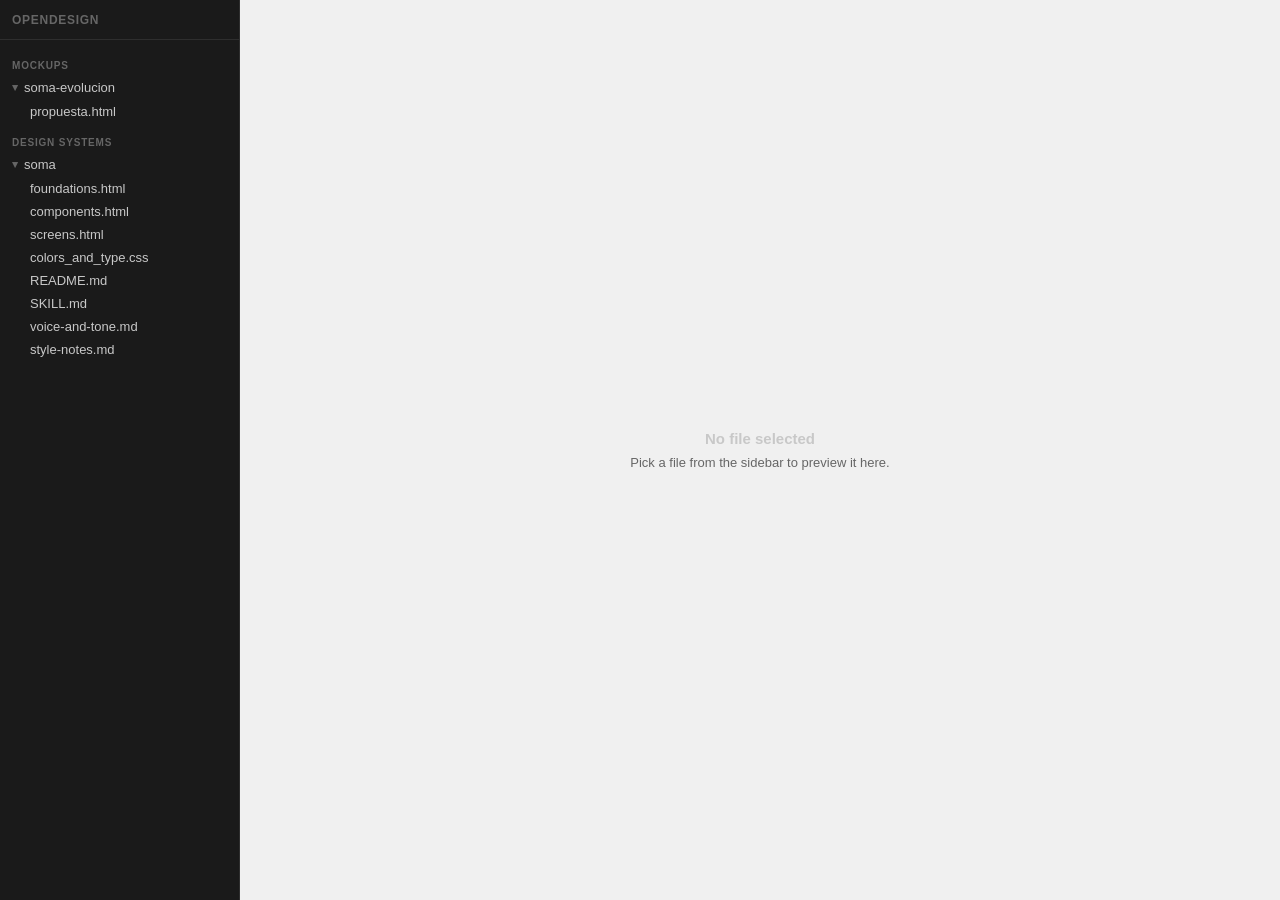
<file: opendesign/index.html>
<!DOCTYPE html>
<html lang="en">
<head>
  <meta charset="UTF-8" />
  <meta name="viewport" content="width=device-width, initial-scale=1.0" />
  <title>OpenDesign Viewer</title>
  <style>
    *, *::before, *::after { box-sizing: border-box; margin: 0; padding: 0; }

    :root {
      --sidebar-width: 240px;
      --sidebar-bg: #1a1a1a;
      --sidebar-text: #c8c8c8;
      --sidebar-muted: #666;
      --sidebar-hover: #2a2a2a;
      --sidebar-active-bg: #2d2d2d;
      --sidebar-active-text: #fff;
      --accent: #4a9eff;
      --border: #2e2e2e;
      --preview-bg: #f0f0f0;
      --header-height: 40px;
      --preview-bar-bg: #242424;
    }

    html, body {
      height: 100%;
      font-family: -apple-system, BlinkMacSystemFont, "Segoe UI", sans-serif;
      font-size: 13px;
      background: var(--sidebar-bg);
      color: var(--sidebar-text);
    }

    .layout {
      display: flex;
      height: 100vh;
    }

    /* ── Sidebar ── */
    .sidebar {
      width: var(--sidebar-width);
      flex-shrink: 0;
      display: flex;
      flex-direction: column;
      border-right: 1px solid var(--border);
      overflow-y: auto;
    }

    .sidebar-header {
      height: var(--header-height);
      display: flex;
      align-items: center;
      padding: 0 12px;
      border-bottom: 1px solid var(--border);
      font-weight: 600;
      font-size: 12px;
      letter-spacing: 0.06em;
      text-transform: uppercase;
      color: var(--sidebar-muted);
      flex-shrink: 0;
    }

    .sidebar-content {
      flex: 1;
      overflow-y: auto;
      padding: 8px 0;
    }

    /* Section label (Mockups / Design Systems) */
    .section-label {
      padding: 12px 12px 4px;
      font-size: 10px;
      font-weight: 700;
      letter-spacing: 0.08em;
      text-transform: uppercase;
      color: var(--sidebar-muted);
    }

    /* Group = collapsible folder */
    details.group {
      margin-bottom: 2px;
    }

    details.group > summary {
      display: flex;
      align-items: center;
      gap: 6px;
      padding: 5px 12px;
      cursor: pointer;
      list-style: none;
      color: var(--sidebar-text);
      font-weight: 500;
      user-select: none;
    }

    details.group > summary::-webkit-details-marker { display: none; }

    details.group > summary:hover {
      background: var(--sidebar-hover);
    }

    details.group > summary::before {
      content: "▶";
      font-size: 8px;
      color: var(--sidebar-muted);
      transition: transform 0.15s;
      flex-shrink: 0;
    }

    details.group[open] > summary::before {
      transform: rotate(90deg);
    }

    /* File item */
    .file-item {
      display: block;
      padding: 4px 12px 4px 28px;
      color: var(--sidebar-text);
      text-decoration: none;
      white-space: nowrap;
      overflow: hidden;
      text-overflow: ellipsis;
      cursor: pointer;
      border-left: 2px solid transparent;
    }

    .file-item:hover {
      background: var(--sidebar-hover);
    }

    .file-item.active {
      background: var(--sidebar-active-bg);
      color: var(--sidebar-active-text);
      border-left-color: var(--accent);
    }

    /* ── Preview ── */
    .preview {
      flex: 1;
      display: flex;
      flex-direction: column;
      background: var(--preview-bg);
    }

    .preview-bar {
      height: var(--header-height);
      background: var(--preview-bar-bg);
      border-bottom: 1px solid var(--border);
      display: flex;
      align-items: center;
      padding: 0 12px;
      gap: 8px;
      flex-shrink: 0;
    }

    .preview-bar-path {
      font-size: 12px;
      color: var(--sidebar-muted);
      white-space: nowrap;
      overflow: hidden;
      text-overflow: ellipsis;
    }

    .preview-bar-open {
      margin-left: auto;
      flex-shrink: 0;
      font-size: 11px;
      color: var(--accent);
      text-decoration: none;
      padding: 3px 8px;
      border: 1px solid var(--accent);
      border-radius: 3px;
    }

    .preview-bar-open:hover { background: rgba(74,158,255,0.1); }

    iframe#preview {
      flex: 1;
      border: none;
      background: #fff;
    }

    /* Empty state */
    .empty-state {
      flex: 1;
      display: flex;
      flex-direction: column;
      align-items: center;
      justify-content: center;
      color: var(--sidebar-muted);
      gap: 8px;
      text-align: center;
      padding: 24px;
    }

    .empty-state strong {
      font-size: 15px;
      color: var(--sidebar-text);
    }

    .empty-state code {
      font-family: "JetBrains Mono", "Fira Code", monospace;
      font-size: 12px;
      background: #222;
      padding: 2px 6px;
      border-radius: 3px;
    }

    .sidebar-empty {
      padding: 16px 12px;
      color: var(--sidebar-muted);
      font-size: 12px;
      line-height: 1.5;
    }
  </style>
</head>
<body>
  <div class="layout">
    <nav class="sidebar">
      <div class="sidebar-header">OpenDesign</div>
      <div class="sidebar-content" id="sidebar-content">
        <div class="sidebar-empty">Loading…</div>
      </div>
    </nav>

    <main class="preview" id="preview-pane">
      <div class="preview-bar" id="preview-bar" style="display:none">
        <span class="preview-bar-path" id="preview-path"></span>
        <a class="preview-bar-open" id="preview-open" href="#" target="_blank">Open ↗</a>
      </div>
      <iframe id="preview" title="Preview" style="display:none"></iframe>
      <div class="empty-state" id="empty-state">
        <strong>No file selected</strong>
        <span>Pick a file from the sidebar to preview it here.</span>
      </div>
    </main>
  </div>

  <script>
    const sidebar = document.getElementById('sidebar-content');
    const previewFrame = document.getElementById('preview');
    const previewBar = document.getElementById('preview-bar');
    const previewPath = document.getElementById('preview-path');
    const previewOpen = document.getElementById('preview-open');
    const emptyState = document.getElementById('empty-state');

    let activeItem = null;

    function loadFile(path, label, el) {
      if (activeItem) activeItem.classList.remove('active');
      activeItem = el;
      el.classList.add('active');

      previewFrame.src = path;
      previewPath.textContent = path;
      previewOpen.href = path;
      previewBar.style.display = 'flex';
      emptyState.style.display = 'none';
      previewFrame.style.display = 'block';
    }

    function esc(s) {
      return String(s)
        .replace(/&/g, '&amp;')
        .replace(/</g, '&lt;')
        .replace(/>/g, '&gt;')
        .replace(/"/g, '&quot;');
    }

    function renderSidebar(manifest) {
      const sections = manifest.sections || [];
      if (sections.length === 0 || sections.every(s => (s.groups || []).length === 0)) {
        sidebar.innerHTML = '<div class="sidebar-empty">No mockups yet.<br>Run the <code>opendesign</code> skill to create one.</div>';
        return;
      }

      let html = '';
      for (const section of sections) {
        const groups = section.groups || [];
        if (groups.length === 0) continue;

        html += `<div class="section-label">${esc(section.label)}</div>`;

        for (const group of groups) {
          const files = group.files || [];
          if (files.length === 0) continue;

          html += `<details class="group" open><summary>${esc(group.slug)}</summary>`;
          for (const file of files) {
            // Use data attributes; attach listeners after inserting
            html += `<span class="file-item" tabindex="0" data-path="${esc(file.path)}" data-label="${esc(file.label)}">${esc(file.label)}</span>`;
          }
          html += `</details>`;
        }
      }

      sidebar.innerHTML = html;

      // Attach click and keyboard listeners
      sidebar.querySelectorAll('.file-item').forEach(el => {
        el.addEventListener('click', () => loadFile(el.dataset.path, el.dataset.label, el));
        el.addEventListener('keydown', e => {
          if (e.key === 'Enter' || e.key === ' ') {
            e.preventDefault();
            loadFile(el.dataset.path, el.dataset.label, el);
          }
        });
      });
    }

    async function init() {
      try {
        const res = await fetch('./manifest.json', { cache: 'no-store' });
        if (!res.ok) throw new Error('not found');
        const manifest = await res.json();
        renderSidebar(manifest);
      } catch (err) {
        console.warn('[OpenDesign viewer] Failed to load manifest:', err);
        sidebar.innerHTML = '<div class="sidebar-empty">No mockups yet.<br>Run the <code>opendesign</code> skill to create one.</div>';
      }
    }

    init();
  </script>
</body>
</html>
</file>
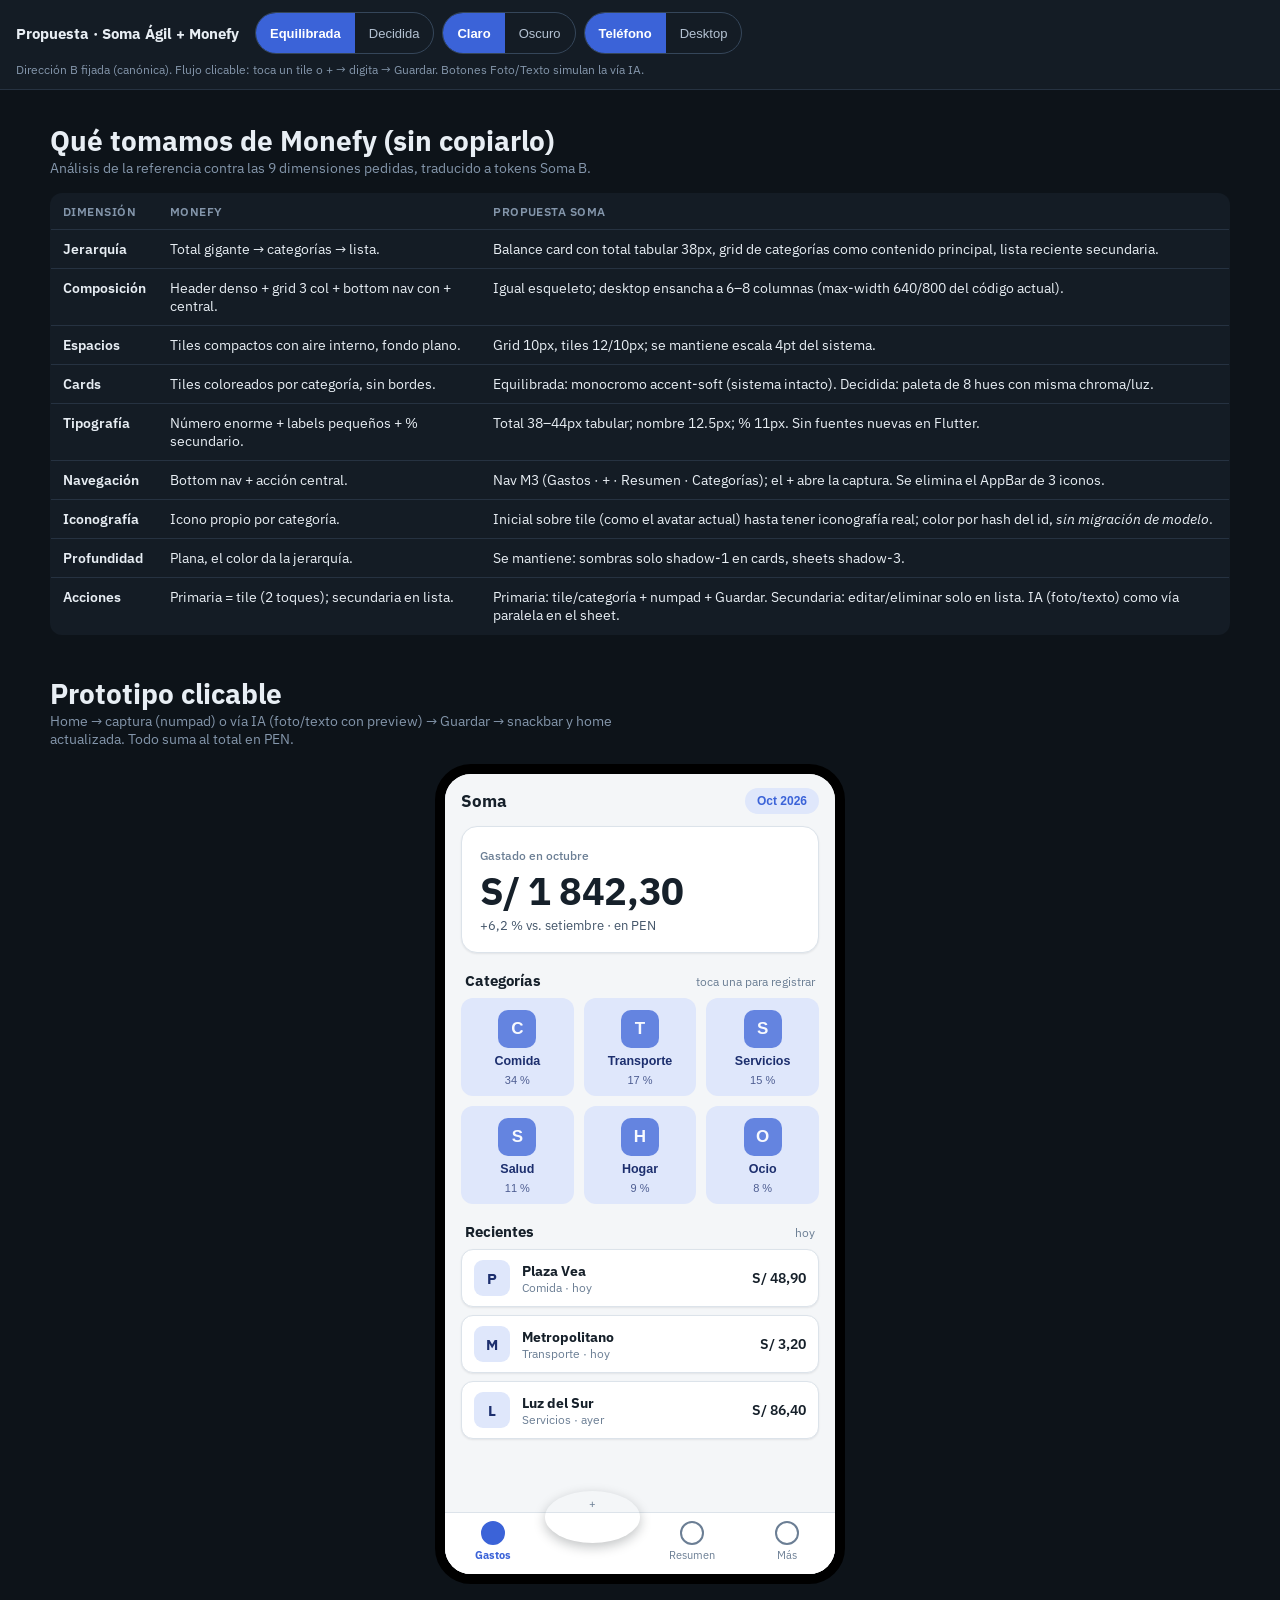
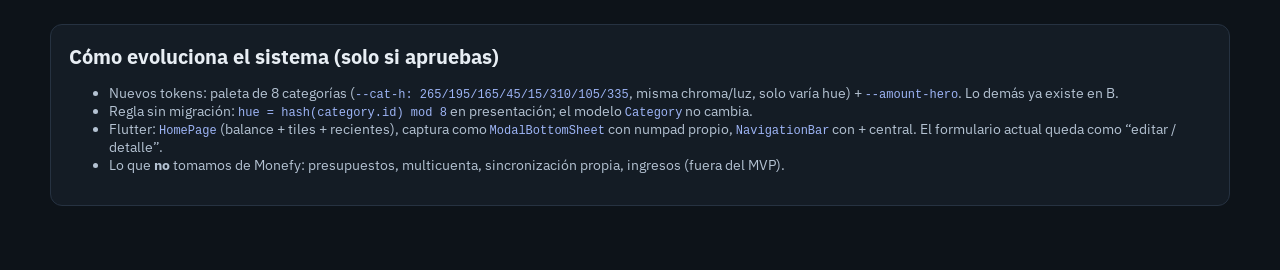
<file: opendesign/mockups/soma-evolucion/propuesta.html>
<!DOCTYPE html>
<html lang="es" data-tema="claro" data-variante="equilibrada" data-vista="telefono">
<head>
  <meta charset="UTF-8" />
  <meta name="viewport" content="width=device-width, initial-scale=1.0" />
  <title>Soma · Propuesta de evolución (ref. Monefy)</title>
  <link rel="stylesheet" href="../../design-systems/soma/tokens/colors_and_type.css" />
  <link rel="preconnect" href="https://fonts.googleapis.com" />
  <link rel="preconnect" href="https://fonts.gstatic.com" crossorigin="1" />
  <link href="https://fonts.googleapis.com/css2?family=IBM+Plex+Sans:wght@400;500;600;700&display=swap" rel="stylesheet" />
  <style>
    /* La propuesta fija Dirección B (canónica): solo se alterna el tema. */
    :root[data-tema="claro"] { color-scheme: light; }
    :root[data-tema="oscuro"] { color-scheme: dark; }
    html { background: #0d1319; }
    body { margin: 0; font-family: "IBM Plex Sans", system-ui, sans-serif; color: #e8eef4; }
    .bar { position: sticky; top: 0; z-index: 20; display: flex; flex-wrap: wrap; gap: 8px; align-items: center; padding: 12px 16px; background: #141c25; border-bottom: 1px solid #263241; }
    .bar strong { font-size: 15px; margin-right: 8px; }
    .bar .note { font-size: 12px; color: #8496ab; width: 100%; }
    .seg { display: flex; border: 1px solid #35465a; border-radius: 999px; overflow: hidden; }
    .seg button { font-size: 13px; padding: 8px 14px; border: 0; background: transparent; color: #b4c2d2; cursor: pointer; min-height: 40px; }
    .seg button[aria-pressed="true"] { background: #3b63d8; color: #fff; font-weight: 600; }
    main { max-width: 1180px; margin: 0 auto; padding: 32px 16px 64px; display: grid; gap: 40px; }
    h1 { font-size: 28px; margin: 0; }
    h2 { font-size: 20px; margin: 0 0 4px; }
    .sub { color: #8496ab; margin: 0 0 16px; max-width: 76ch; font-size: 14px; }
    table.an { width: 100%; border-collapse: collapse; font-size: 13.5px; background: #141c25; border: 1px solid #263241; border-radius: 12px; overflow: hidden; }
    table.an th, table.an td { text-align: left; padding: 10px 12px; border-bottom: 1px solid #263241; vertical-align: top; }
    table.an th { color: #8496ab; font-weight: 600; font-size: 12px; text-transform: uppercase; letter-spacing: 0.04em; }
    table.an tr:last-child td { border-bottom: 0; }
    table.an td:first-child { white-space: nowrap; font-weight: 600; }

    /* ===== Escenario: el marco simula el teléfono / desktop ===== */
    .stage { display: flex; justify-content: center; }
    .device { width: 390px; height: 800px; border-radius: 36px; border: 10px solid #000; overflow: hidden; position: relative; background: var(--s-bg); transition: width 250ms cubic-bezier(0.2,0,0,1); }
    :root[data-vista="desktop"] .device { width: 760px; }
    .screen { position: absolute; inset: 0; overflow-y: auto; background: var(--s-bg); color: var(--s-fg); font-size: 15px; }
    .screen[hidden] { display: none; }

    /* ===== Tokens de la propuesta (mapean Soma B; el marco los alterna) ===== */
    :root[data-tema="claro"] .device {
      --s-bg: #f4f6f8; --s-card: #ffffff; --s-sunk: #e9edf1;
      --s-fg: #16202a; --s-fg2: #44566a; --s-fg3: #6b7e94;
      --s-line: #dce3ea; --s-accent: #3b63d8; --s-on-ac: #ffffff;
      --s-soft: #dfe7fb; --s-ink: #1d2f6e; --s-danger: #b3261e;
      --s-shadow: 0 1px 2px rgb(13 19 25 / 0.08);
      --cat-bg-l: 0.93; --cat-bg-c: 0.045; --cat-fg-l: 0.52; --cat-fg-c: 0.14;
    }
    :root[data-tema="oscuro"] .device {
      --s-bg: #0d1319; --s-card: #141c25; --s-sunk: #1c2632;
      --s-fg: #e8eef4; --s-fg2: #b4c2d2; --s-fg3: #8496ab;
      --s-line: #263241; --s-accent: #9db4f5; --s-on-ac: #131f4d;
      --s-soft: #1e2c5c; --s-ink: #cfdbfa; --s-danger: #f2b8b5;
      --s-shadow: 0 1px 2px rgb(0 0 0 / 0.4);
      --cat-bg-l: 0.27; --cat-bg-c: 0.07; --cat-fg-l: 0.8; --cat-fg-c: 0.12;
    }
    .c0 { --cat-h: 265; } .c1 { --cat-h: 195; } .c2 { --cat-h: 165; }
    .c3 { --cat-h: 45; } .c4 { --cat-h: 15; } .c5 { --cat-h: 310; }
    .c6 { --cat-h: 105; } .c7 { --cat-h: 335; }

    /* ===== Home ===== */
    .appbar { display: flex; align-items: center; justify-content: space-between; padding: 14px 16px 4px; }
    .appbar b { font-size: 17px; }
    .appbar .mes { font-size: 12px; font-weight: 600; color: var(--s-accent); background: var(--s-soft); padding: 6px 12px; border-radius: 999px; border: 0; cursor: pointer; }
    .balance { margin: 8px 16px 0; background: var(--s-card); border: 1px solid var(--s-line); border-radius: 16px; padding: 18px; box-shadow: var(--s-shadow); }
    .balance small { font-size: 12px; color: var(--s-fg3); font-weight: 500; }
    .balance .total { font-size: 38px; font-weight: 700; letter-spacing: -0.01em; font-variant-numeric: tabular-nums; margin: 2px 0; }
    .balance .delta { font-size: 13px; color: var(--s-fg2); }
    .sec-t { display: flex; justify-content: space-between; align-items: baseline; padding: 18px 20px 8px; }
    .sec-t b { font-size: 15px; }
    .sec-t span { font-size: 12px; color: var(--s-fg3); }
    .tiles { display: grid; grid-template-columns: repeat(3, 1fr); gap: 10px; padding: 0 16px; }
    :root[data-vista="desktop"] .tiles { grid-template-columns: repeat(6, 1fr); }
    .tile { border: 0; cursor: pointer; background: var(--s-soft); color: var(--s-ink); border-radius: 12px; padding: 12px 8px 10px; display: grid; gap: 6px; justify-items: center; min-height: 44px; }
    .tile .g { width: 38px; height: 38px; border-radius: 10px; background: var(--s-accent); color: var(--s-on-ac); display: grid; place-items: center; font-weight: 700; font-size: 17px; }
    .tile b { font-size: 12.5px; }
    .tile span { font-size: 11px; opacity: 0.75; font-variant-numeric: tabular-nums; }
    .recent { display: grid; gap: 8px; padding: 0 16px; }
    .ritem { display: flex; gap: 12px; align-items: center; background: var(--s-card); border: 1px solid var(--s-line); border-radius: 12px; padding: 10px 12px; box-shadow: var(--s-shadow); }
    .ritem .g { width: 36px; height: 36px; border-radius: 9px; background: var(--s-soft); color: var(--s-ink); display: grid; place-items: center; font-weight: 700; flex: none; }
    .ritem .m { flex: 1; display: grid; }
    .ritem .m b { font-size: 14px; }
    .ritem .m span { font-size: 12px; color: var(--s-fg3); }
    .ritem .v { font-weight: 600; font-variant-numeric: tabular-nums; font-size: 14px; }
    .navbar { position: sticky; bottom: 0; display: flex; background: var(--s-card); border-top: 1px solid var(--s-line); }
    .navbar button { flex: 1; border: 0; background: transparent; color: var(--s-fg3); font-size: 11px; padding: 8px 0 12px; cursor: pointer; display: grid; justify-items: center; gap: 3px; font-family: inherit; }
    .navbar button.on { color: var(--s-accent); font-weight: 700; }
    .navbar .dot { width: 20px; height: 20px; border-radius: 50%; border: 2px solid currentColor; }
    .navbar button.on .dot { background: currentColor; }
    .fabmid { width: 52px; height: 52px; border-radius: 50%; background: var(--s-accent); color: var(--s-on-ac); border: 0; font-size: 28px; line-height: 1; cursor: pointer; margin: -22px 4px 0; box-shadow: 0 4px 12px rgb(13 19 25 / 0.25); }
    .pad { height: 86px; }

    /* ===== Variante Decidida: denso + multicolor ===== */
    :root[data-variante="decidida"] .balance { background: var(--s-accent); border-color: transparent; color: var(--s-on-ac); }
    :root[data-variante="decidida"] .balance small, :root[data-variante="decidida"] .balance .delta { color: var(--s-on-ac); opacity: 0.85; }
    :root[data-variante="decidida"] .tiles { grid-template-columns: repeat(4, 1fr); gap: 8px; }
    :root[data-vista="desktop"]:root[data-variante="decidida"] .tiles { grid-template-columns: repeat(8, 1fr); }
    :root[data-variante="decidida"] .tile { background: oklch(var(--cat-bg-l) var(--cat-bg-c) var(--cat-h)); color: oklch(var(--cat-fg-l) var(--cat-fg-c) var(--cat-h)); border-radius: 10px; padding: 10px 4px 8px; }
    :root[data-variante="decidida"] .tile .g { background: oklch(var(--cat-fg-l) var(--cat-fg-c) var(--cat-h)); color: var(--s-bg); width: 32px; height: 32px; font-size: 15px; }
    :root[data-variante="decidida"] .ritem .g { background: oklch(var(--cat-bg-l) var(--cat-bg-c) var(--cat-h)); color: oklch(var(--cat-fg-l) var(--cat-fg-c) var(--cat-h)); }
    :root[data-variante="decidida"] .fabmid { width: 60px; height: 60px; font-size: 32px; }

    /* ===== Sheet de captura ===== */
    .scrim { position: absolute; inset: 0; background: rgb(0 0 0 / 0.45); }
    .sheet { position: absolute; left: 0; right: 0; bottom: 0; background: var(--s-card); color: var(--s-fg); border-radius: 20px 20px 0 0; padding: 8px 20px 24px; max-height: 92%; overflow-y: auto; }
    :root[data-vista="desktop"] .sheet { left: 50%; right: auto; transform: translateX(-50%); width: 460px; border-radius: 20px; bottom: 24px; }
    .grab { width: 40px; height: 4px; border-radius: 2px; background: var(--s-line); margin: 4px auto 12px; }
    .sheet h3 { margin: 0 0 2px; font-size: 17px; }
    .sheet .hint { font-size: 12px; color: var(--s-fg3); margin: 0 0 8px; }
    .monto { text-align: center; font-size: 44px; font-weight: 700; font-variant-numeric: tabular-nums; margin: 4px 0; letter-spacing: -0.01em; }
    .monto small { font-size: 20px; color: var(--s-fg3); font-weight: 600; }
    .catchips { display: flex; gap: 8px; overflow-x: auto; padding: 4px 0 8px; }
    .catchips button { flex: none; border: 1px solid var(--s-line); background: transparent; color: var(--s-fg2); border-radius: 999px; padding: 8px 14px; font-size: 13px; cursor: pointer; font-family: inherit; min-height: 40px; }
    .catchips button[aria-pressed="true"] { background: var(--s-accent); border-color: transparent; color: var(--s-on-ac); font-weight: 600; }
    :root[data-variante="decidida"] .catchips button[aria-pressed="true"] { background: oklch(var(--cat-fg-l) var(--cat-fg-c) var(--cat-h)); color: var(--s-bg); }
    .numpad { display: grid; grid-template-columns: repeat(3, 1fr); gap: 6px; margin: 4px 0 10px; }
    .numpad button { border: 0; background: var(--s-sunk); color: var(--s-fg); border-radius: 10px; font-size: 22px; padding: 12px 0; cursor: pointer; font-family: inherit; font-variant-numeric: tabular-nums; min-height: 52px; }
    .numpad button:active { filter: brightness(0.92); }
    .btn { width: 100%; border: 0; border-radius: 999px; padding: 14px; font-size: 15px; font-weight: 600; cursor: pointer; font-family: inherit; min-height: 52px; }
    .btn-p { background: var(--s-accent); color: var(--s-on-ac); }
    .btn-s { background: transparent; color: var(--s-fg); border: 1px solid var(--s-line); }
    .airow { display: flex; gap: 8px; margin-top: 8px; }
    .airow .btn-s { display: flex; align-items: center; justify-content: center; gap: 6px; }
    .iabadge { font-size: 10px; font-weight: 700; background: var(--s-soft); color: var(--s-ink); border-radius: 4px; padding: 2px 5px; }
    .comercio { width: 100%; box-sizing: border-box; border: 1px solid var(--s-line); background: var(--s-sunk); color: var(--s-fg); border-radius: 10px; padding: 12px; font-size: 14px; margin-bottom: 10px; font-family: inherit; }
    .aiwait { background: var(--s-soft); border-radius: 12px; padding: 16px; font-size: 13px; color: var(--s-ink); margin-bottom: 10px; }
    .shimmer { height: 12px; border-radius: 6px; background: linear-gradient(90deg, var(--s-line), var(--s-card), var(--s-line)); background-size: 200% 100%; animation: sh 1.1s infinite linear; margin: 8px 0; }
    @keyframes sh { to { background-position: -200% 0; } }
    .kv { display: flex; justify-content: space-between; font-size: 14px; padding: 8px 0; border-bottom: 1px solid var(--s-line); }
    .kv b { font-variant-numeric: tabular-nums; }
    .warn { font-size: 12px; color: var(--s-ink); opacity: 0.85; margin: 8px 0 12px; }
    .snack { position: absolute; left: 16px; right: 16px; bottom: 24px; background: var(--s-fg); color: var(--s-bg); border-radius: 10px; padding: 14px 16px; font-size: 14px; box-shadow: 0 4px 12px rgb(0 0 0 / 0.3); }
    .evo { background: #141c25; border: 1px solid #263241; border-radius: 12px; padding: 18px; font-size: 13.5px; }
    .evo h2 { color: #e8eef4; }
    .evo code { font-size: 12px; color: #9db4f5; }
    .evo p, .evo li { color: #b4c2d2; }
  </style>
</head>
<body>
  <div class="bar">
    <strong>Propuesta · Soma Ágil + Monefy</strong>
    <div class="seg" role="group" aria-label="Variante">
      <button type="button" data-var="equilibrada" aria-pressed="true">Equilibrada</button>
      <button type="button" data-var="decidida" aria-pressed="false">Decidida</button>
    </div>
    <div class="seg" role="group" aria-label="Tema">
      <button type="button" data-th="claro" aria-pressed="true">Claro</button>
      <button type="button" data-th="oscuro" aria-pressed="false">Oscuro</button>
    </div>
    <div class="seg" role="group" aria-label="Vista">
      <button type="button" data-vs="telefono" aria-pressed="true">Teléfono</button>
      <button type="button" data-vs="desktop" aria-pressed="false">Desktop</button>
    </div>
    <span class="note">Dirección B fijada (canónica). Flujo clicable: toca un tile o + → digita → Guardar. Botones Foto/Texto simulan la vía IA.</span>
  </div>

  <main>
    <section>
      <h1>Qué tomamos de Monefy (sin copiarlo)</h1>
      <p class="sub">Análisis de la referencia contra las 9 dimensiones pedidas, traducido a tokens Soma B.</p>
      <table class="an">
        <tr><th>Dimensión</th><th>Monefy</th><th>Propuesta Soma</th></tr>
        <tr><td>Jerarquía</td><td>Total gigante → categorías → lista.</td><td>Balance card con total tabular 38px, grid de categorías como contenido principal, lista reciente secundaria.</td></tr>
        <tr><td>Composición</td><td>Header denso + grid 3 col + bottom nav con + central.</td><td>Igual esqueleto; desktop ensancha a 6–8 columnas (max-width 640/800 del código actual).</td></tr>
        <tr><td>Espacios</td><td>Tiles compactos con aire interno, fondo plano.</td><td>Grid 10px, tiles 12/10px; se mantiene escala 4pt del sistema.</td></tr>
        <tr><td>Cards</td><td>Tiles coloreados por categoría, sin bordes.</td><td>Equilibrada: monocromo accent-soft (sistema intacto). Decidida: paleta de 8 hues con misma chroma/luz.</td></tr>
        <tr><td>Tipografía</td><td>Número enorme + labels pequeños + % secundario.</td><td>Total 38–44px tabular; nombre 12.5px; % 11px. Sin fuentes nuevas en Flutter.</td></tr>
        <tr><td>Navegación</td><td>Bottom nav + acción central.</td><td>Nav M3 (Gastos · + · Resumen · Categorías); el + abre la captura. Se elimina el AppBar de 3 iconos.</td></tr>
        <tr><td>Iconografía</td><td>Icono propio por categoría.</td><td>Inicial sobre tile (como el avatar actual) hasta tener iconografía real; color por hash del id, <em>sin migración de modelo</em>.</td></tr>
        <tr><td>Profundidad</td><td>Plana, el color da la jerarquía.</td><td>Se mantiene: sombras solo shadow-1 en cards, sheets shadow-3.</td></tr>
        <tr><td>Acciones</td><td>Primaria = tile (2 toques); secundaria en lista.</td><td>Primaria: tile/categoría + numpad + Guardar. Secundaria: editar/eliminar solo en lista. IA (foto/texto) como vía paralela en el sheet.</td></tr>
      </table>
    </section>

    <section>
      <h1>Prototipo clicable</h1>
      <p class="sub">Home → captura (numpad) o vía IA (foto/texto con preview) → Guardar → snackbar y home actualizada. Todo suma al total en PEN.</p>
      <div class="stage">
        <div class="device" role="region" aria-label="Prototipo Soma">
          <div class="screen" id="v-home">
            <div class="appbar"><b>Soma</b><button class="mes" type="button">Oct 2026</button></div>
            <div class="balance"><small>Gastado en octubre</small><div class="total" id="total">S/ 1 842,30</div><div class="delta">+6,2 % vs. setiembre · en PEN</div></div>
            <div class="sec-t"><b>Categorías</b><span>toca una para registrar</span></div>
            <div class="tiles" id="tiles"></div>
            <div class="sec-t"><b>Recientes</b><span>hoy</span></div>
            <div class="recent" id="recent"></div>
            <div class="pad"></div>
            <nav class="navbar" aria-label="Principal">
              <button type="button" class="on"><span class="dot"></span>Gastos</button>
              <button type="button" class="fabmid" id="fab" aria-label="Nuevo gasto">+</button>
              <button type="button"><span class="dot"></span>Resumen</button>
              <button type="button"><span class="dot"></span>Más</button>
            </nav>
          </div>
          <div class="screen" id="v-cap" hidden="hidden">
            <div class="scrim"></div>
            <div class="sheet" role="dialog" aria-label="Nuevo gasto">
              <div class="grab"></div>
              <h3>Nuevo gasto</h3>
              <p class="hint" id="cap-cat-hint">Elige categoría · hoy 1 oct</p>
              <div class="monto"><small>S/</small> <span id="monto">0,00</span></div>
              <div class="catchips" id="catchips"></div>
              <input class="comercio" id="comercio" placeholder="Comercio o concepto (opcional)" aria-label="Comercio o concepto" />
              <div class="numpad" id="numpad"></div>
              <button class="btn btn-p" type="button" id="guardar">Guardar gasto</button>
              <div class="airow">
                <button class="btn btn-s" type="button" id="foto">Foto <span class="iabadge">IA</span></button>
                <button class="btn btn-s" type="button" id="texto">Texto <span class="iabadge">IA</span></button>
              </div>
            </div>
          </div>
          <div class="screen" id="v-ai" hidden="hidden">
            <div class="scrim"></div>
            <div class="sheet" role="dialog" aria-label="Revisión IA">
              <div class="grab"></div>
              <h3>Revisa los datos extraídos</h3>
              <p class="hint">La IA propone, tú confirmas.</p>
              <div id="ai-body"><div class="aiwait">Extrayendo datos del comprobante…<div class="shimmer"></div><div class="shimmer"></div></div></div>
              <div id="ai-ok" hidden="hidden">
                <div class="kv"><span>Comercio</span><b>Plaza Vea</b></div>
                <div class="kv"><span>Monto</span><b>S/ 46,10</b></div>
                <div class="kv"><span>Categoría</span><b>Comida</b></div>
                <div class="kv"><span>Fecha</span><b>1 oct 2026</b></div>
                <p class="warn">Detectamos USD 12,40 en el comprobante (informativo, sin conversión). El importe a guardar es en PEN.</p>
                <button class="btn btn-p" type="button" id="ai-guardar">Guardar gasto</button>
              </div>
            </div>
          </div>
          <div class="snack" id="snack" hidden="hidden" role="status">Gasto guardado.</div>
        </div>
      </div>
    </section>

    <section class="evo">
      <h2>Cómo evoluciona el sistema (solo si apruebas)</h2>
      <ul>
        <li>Nuevos tokens: paleta de 8 categorías (<code>--cat-h: 265/195/165/45/15/310/105/335</code>, misma chroma/luz, solo varía hue) + <code>--amount-hero</code>. Lo demás ya existe en B.</li>
        <li>Regla sin migración: <code>hue = hash(category.id) mod 8</code> en presentación; el modelo <code>Category</code> no cambia.</li>
        <li>Flutter: <code>HomePage</code> (balance + tiles + recientes), captura como <code>ModalBottomSheet</code> con numpad propio, <code>NavigationBar</code> con + central. El formulario actual queda como “editar / detalle”.</li>
        <li>Lo que <strong>no</strong> tomamos de Monefy: presupuestos, multicuenta, sincronización propia, ingresos (fuera del MVP).</li>
      </ul>
    </section>
  </main>

  <script>
    var root = document.documentElement;
    function seg(sel, attr) {
      document.querySelectorAll(sel).forEach(function (b) {
        b.addEventListener("click", function () {
          root.setAttribute(attr, b.getAttribute(sel === "[data-var]" ? "data-var" : sel === "[data-th]" ? "data-th" : "data-vs"));
          document.querySelectorAll(sel).forEach(function (x) { x.setAttribute("aria-pressed", x === b ? "true" : "false"); });
        });
      });
    }
    seg("[data-var]", "data-variante"); seg("[data-th]", "data-tema"); seg("[data-vs]", "data-vista");

    var cats = [
      { n: "Comida", p: "34 %", c: "c4" }, { n: "Transporte", p: "17 %", c: "c0" },
      { n: "Servicios", p: "15 %", c: "c1" }, { n: "Salud", p: "11 %", c: "c2" },
      { n: "Hogar", p: "9 %", c: "c3" }, { n: "Ocio", p: "8 %", c: "c5" }
    ];
    var recent = [
      { m: "Plaza Vea", s: "Comida · hoy", v: 48.90, c: "c4", g: "P" },
      { m: "Metropolitano", s: "Transporte · hoy", v: 3.20, c: "c0", g: "M" },
      { m: "Luz del Sur", s: "Servicios · ayer", v: 86.40, c: "c1", g: "L" }
    ];
    var total = 1842.30, selCat = 0, cents = 0;
    function pen(v) { return "S/ " + v.toFixed(2).replace(".", ",").replace(/\B(?=(\d{3})+(?!\d))/g, " "); }
    var tiles = document.getElementById("tiles"), chips = document.getElementById("catchips"), list = document.getElementById("recent");
    cats.forEach(function (c, i) {
      var t = document.createElement("button");
      t.type = "button"; t.className = "tile " + c.c;
      t.innerHTML = '<span class="g">' + c.n[0] + '</span><b>' + c.n + '</b><span>' + c.p + '</span>';
      t.addEventListener("click", function () { openCap(i); });
      tiles.appendChild(t);
      var ch = document.createElement("button");
      ch.type = "button"; ch.className = c.c; ch.textContent = c.n;
      ch.setAttribute("aria-pressed", i === 0 ? "true" : "false");
      ch.addEventListener("click", function () { selCat = i; syncChips(); });
      chips.appendChild(ch);
    });
    function syncChips() {
      Array.prototype.forEach.call(chips.children, function (ch, i) {
        ch.setAttribute("aria-pressed", i === selCat ? "true" : "false");
      });
      document.getElementById("cap-cat-hint").textContent = cats[selCat].n + " · hoy 1 oct";
    }
    function renderRecent() {
      list.innerHTML = "";
      recent.slice(0, 3).forEach(function (r) {
        var d = document.createElement("div");
        d.className = "ritem";
        d.innerHTML = '<span class="g ' + r.c + '">' + r.g + '</span><span class="m"><b>' + r.m + '</b><span>' + r.s + '</span></span><span class="v">' + pen(r.v) + '</span>';
        list.appendChild(d);
      });
      document.getElementById("total").textContent = pen(total);
    }
    function show(id) { ["v-home", "v-cap", "v-ai"].forEach(function (v) { document.getElementById(v).hidden = v !== id; }); }
    function openCap(i) { selCat = i; cents = 0; drawMonto(); syncChips(); document.getElementById("comercio").value = ""; show("v-cap"); }
    function drawMonto() { document.getElementById("monto").textContent = pen(cents / 100).slice(3); }
    var pad = document.getElementById("numpad");
    ["1", "2", "3", "4", "5", "6", "7", "8", "9", ",", "0", "←"].forEach(function (k) {
      var b = document.createElement("button");
      b.type = "button"; b.textContent = k;
      b.setAttribute("aria-label", k === "←" ? "Borrar" : "Dígito " + k);
      b.addEventListener("click", function () {
        if (k === "←") { cents = Math.floor(cents / 10); }
        else if (k === ",") { /* la coma es solo formato: siempre hay 2 decimales */ }
        else if (cents < 100000000) { cents = cents * 10 + parseInt(k, 10); }
        drawMonto();
      });
      pad.appendChild(b);
    });
    function save(montoV, nombre) {
      if (montoV <= 0) { document.getElementById("monto").textContent = "0,00"; return; }
      total += montoV;
      recent.unshift({ m: nombre || "Registro rápido", s: cats[selCat].n + " · hoy", v: montoV, c: cats[selCat].c, g: (nombre || "R")[0].toUpperCase() });
      renderRecent(); show("v-home");
      var s = document.getElementById("snack");
      s.hidden = false; setTimeout(function () { s.hidden = true; }, 2200);
    }
    document.getElementById("fab").addEventListener("click", function () { openCap(0); });
    document.getElementById("guardar").addEventListener("click", function () {
      save(cents / 100, document.getElementById("comercio").value.trim());
    });
    document.querySelector(".scrim") && document.querySelectorAll(".scrim")[0].addEventListener("click", function () { show("v-home"); });
    document.querySelectorAll(".scrim")[1].addEventListener("click", function () { show("v-home"); });
    function openAI() {
      show("v-ai");
      document.getElementById("ai-body").hidden = false;
      document.getElementById("ai-ok").hidden = true;
      setTimeout(function () {
        document.getElementById("ai-body").hidden = true;
        document.getElementById("ai-ok").hidden = false;
      }, 1400);
    }
    document.getElementById("foto").addEventListener("click", openAI);
    document.getElementById("texto").addEventListener("click", openAI);
    document.getElementById("ai-guardar").addEventListener("click", function () { selCat = 0; save(46.10, "Plaza Vea"); });
    renderRecent(); syncChips(); drawMonto();
  </script>
</body>
</html>
</file>
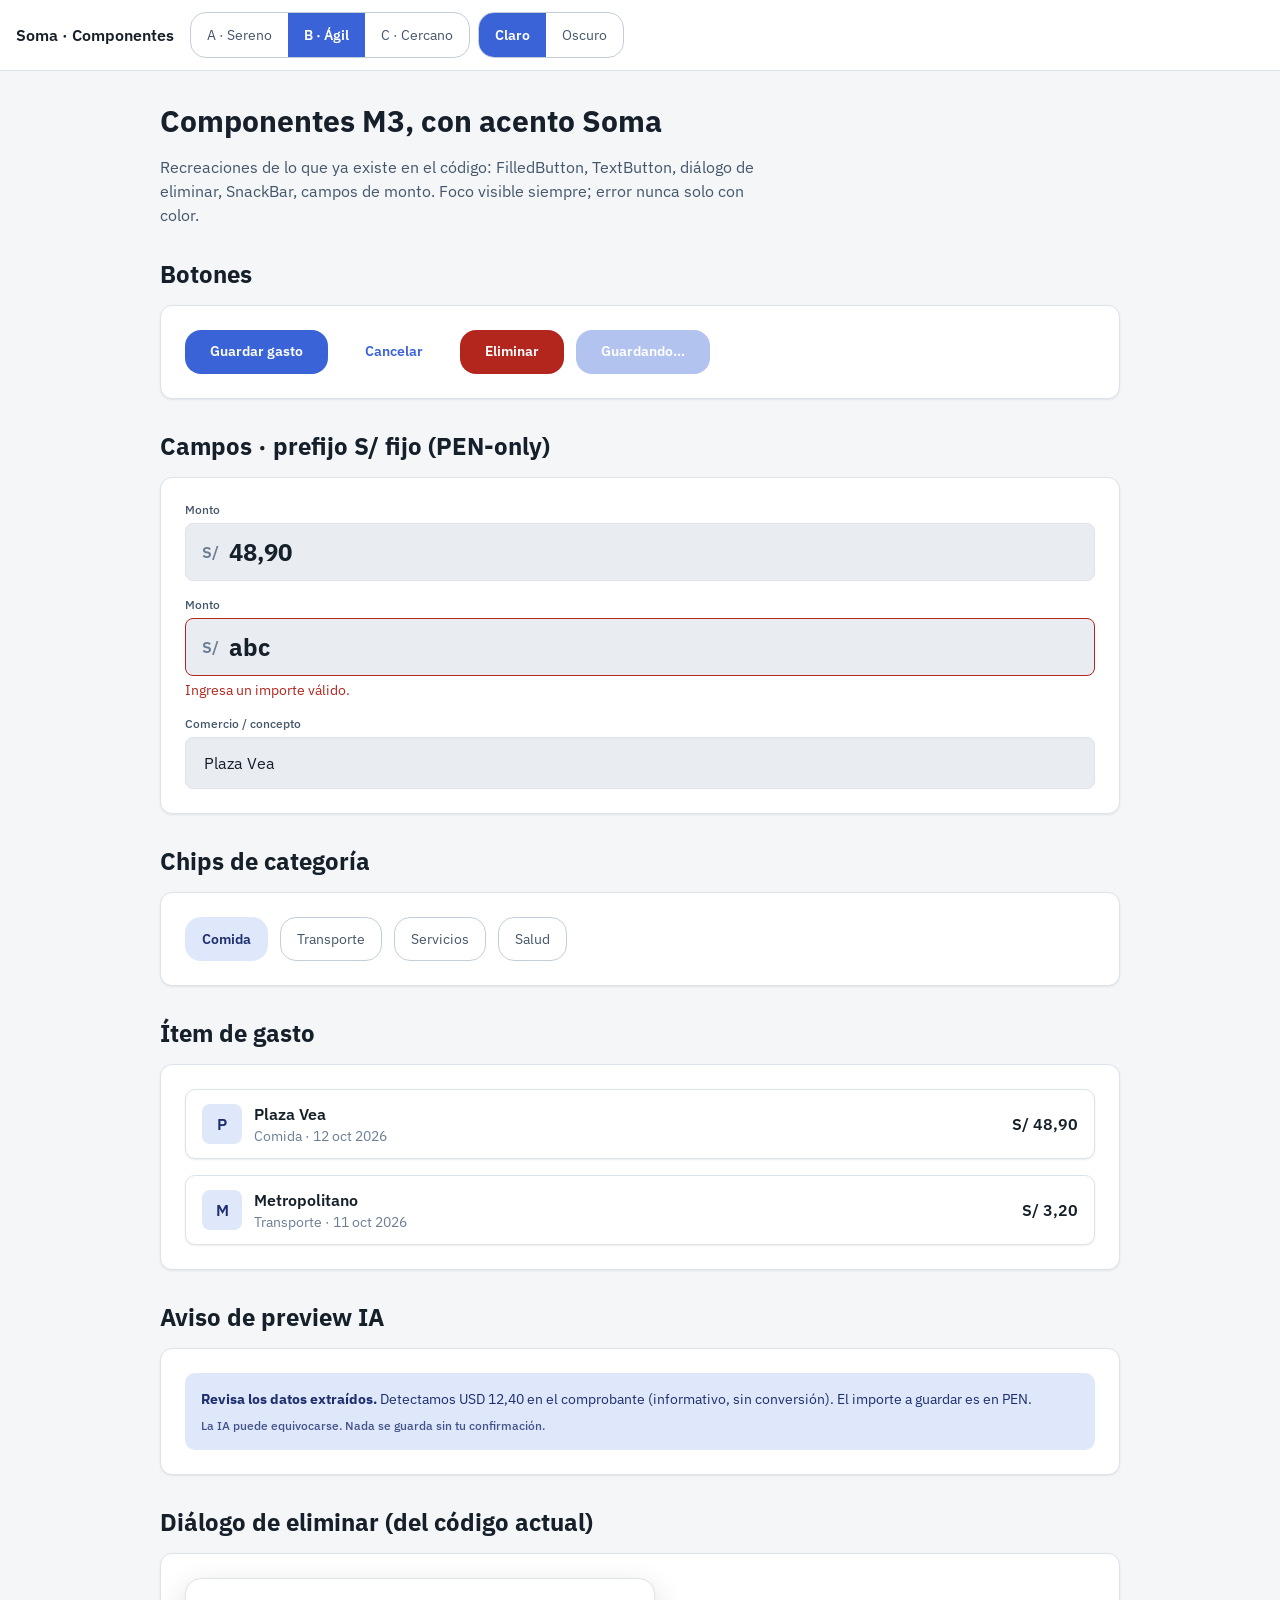
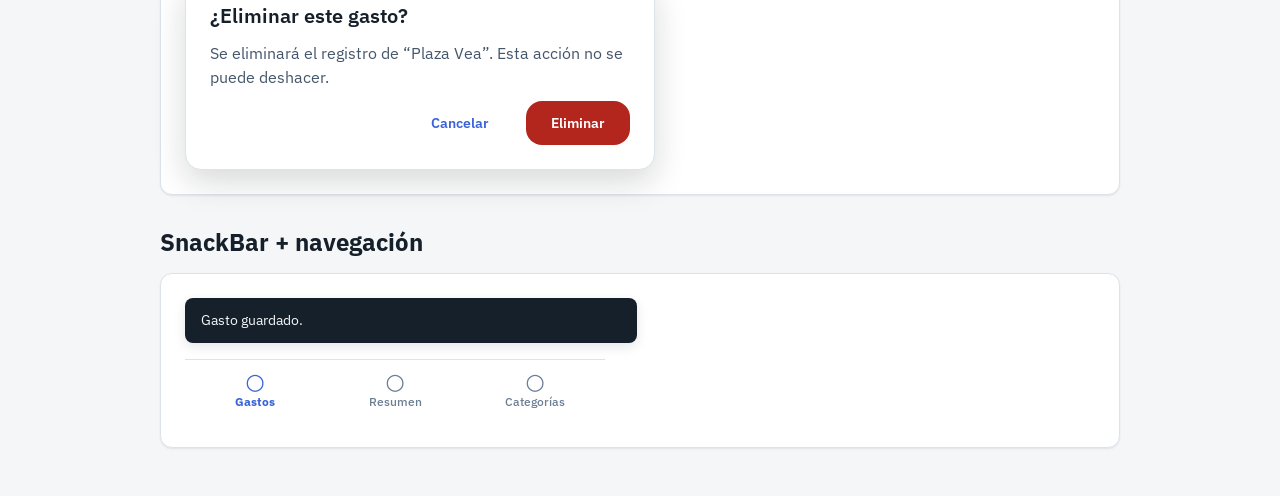
<file: opendesign/design-systems/soma/ui-kit-soma/components.html>
<!DOCTYPE html>
<html lang="es" data-direction="b" data-theme="light">
<head>
  <meta charset="UTF-8" />
  <meta name="viewport" content="width=device-width, initial-scale=1.0" />
  <title>Soma · Componentes</title>
  <link rel="stylesheet" href="../tokens/colors_and_type.css" />
  <link rel="preconnect" href="https://fonts.googleapis.com" />
  <link rel="preconnect" href="https://fonts.gstatic.com" crossorigin="1" />
  <link href="https://fonts.googleapis.com/css2?family=Public+Sans:wght@400;500;600;700&family=IBM+Plex+Sans:wght@400;500;600;700&family=Nunito+Sans:wght@400;600;700;800&display=swap" rel="stylesheet" />
  <style>
    body { margin: 0; background: var(--surface-page); color: var(--fg-1); font: var(--body); }
    .bar { position: sticky; top: 0; z-index: 10; display: flex; flex-wrap: wrap; gap: var(--sp-2); align-items: center; padding: var(--sp-3) var(--sp-4); background: var(--surface-primary); border-bottom: 1px solid var(--border-subtle); }
    .bar strong { font: var(--body-strong); margin-right: var(--sp-2); }
    .seg { display: flex; border: 1px solid var(--border-strong); border-radius: var(--radius-xl); overflow: hidden; }
    .seg button { font: var(--small); padding: 8px 16px; border: 0; background: transparent; color: var(--fg-2); cursor: pointer; min-height: 44px; }
    .seg button[aria-pressed="true"] { background: var(--accent); color: var(--on-accent); font-weight: 600; }
    main { max-width: 960px; margin: 0 auto; padding: var(--sp-8) var(--sp-4) var(--sp-12); display: grid; gap: var(--sp-8); }
    h1 { font: var(--h1); margin: 0; }
    h2 { font: var(--h2); margin: 0; }
    p.lead { color: var(--fg-2); margin: 0; max-width: 62ch; }
    section { display: grid; gap: var(--sp-4); }
    .card { background: var(--surface-primary); border: 1px solid var(--border-subtle); border-radius: var(--radius-l); padding: var(--sp-6); box-shadow: var(--shadow-1); display: grid; gap: var(--sp-4); }
    .row { display: flex; gap: var(--sp-3); flex-wrap: wrap; align-items: center; }
    .btn { font: 600 14px/1.4 var(--font); padding: 10px 24px; border-radius: var(--radius-xl); border: 1px solid transparent; cursor: pointer; min-height: 44px; transition: filter var(--dur-fast) var(--ease); }
    .btn:hover { filter: brightness(0.94); }
    .btn:active { filter: brightness(0.88); }
    .btn:focus-visible { outline: 2px solid var(--accent); outline-offset: 2px; }
    .btn-filled { background: var(--accent); color: var(--on-accent); }
    .btn-text { background: transparent; color: var(--accent); }
    .btn-danger { background: var(--danger); color: #fff; }
    .btn[disabled] { opacity: 0.38; cursor: not-allowed; }
    .field { display: grid; gap: var(--sp-1); }
    .field > span { font: var(--caption); color: var(--fg-2); }
    .field .box { display: flex; align-items: center; gap: var(--sp-2); background: var(--surface-sunken); border: 1px solid var(--border-subtle); border-radius: var(--radius-s); padding: 12px var(--sp-4); }
    .field .box:focus-within { border-color: var(--accent); outline: 2px solid var(--accent); outline-offset: 1px; }
    .field input { font: var(--body); background: transparent; border: 0; outline: 0; width: 100%; color: var(--fg-1); }
    .field .amount { font: var(--amount); font-variant-numeric: tabular-nums; }
    .field .prefix { font: var(--body-strong); color: var(--fg-3); }
    .field .err { font: var(--small); color: var(--danger); }
    .field.invalid .box { border-color: var(--danger); }
    .chip { font: var(--small); padding: 8px 16px; border-radius: var(--radius-xl); border: 1px solid var(--border-strong); background: transparent; color: var(--fg-2); cursor: pointer; min-height: 44px; }
    .chip[aria-pressed="true"] { background: var(--accent-soft); border-color: transparent; color: var(--accent-ink); font-weight: 600; }
    .expense { display: flex; gap: var(--sp-3); align-items: center; background: var(--surface-primary); border: 1px solid var(--border-subtle); border-radius: var(--radius-m); padding: var(--sp-3) var(--sp-4); box-shadow: var(--shadow-1); }
    .avatar { width: 40px; height: 40px; border-radius: var(--radius-s); background: var(--accent-soft); color: var(--accent-ink); display: grid; place-items: center; font: var(--body-strong); }
    .expense .meta { flex: 1; display: grid; }
    .expense .meta b { font: var(--body-strong); }
    .expense .meta span { font: var(--small); color: var(--fg-3); }
    .expense .m { font: var(--body-strong); font-variant-numeric: tabular-nums; }
    .ai { background: var(--accent-soft); border-radius: var(--radius-m); padding: var(--sp-4); display: grid; gap: var(--sp-2); }
    .ai p { margin: 0; font: var(--small); color: var(--accent-ink); }
    .ai .warnline { font: var(--caption); color: var(--accent-ink); opacity: 0.8; }
    .dialog { max-width: 420px; background: var(--surface-primary); border: 1px solid var(--border-subtle); border-radius: var(--radius-xl); padding: var(--sp-6); box-shadow: var(--shadow-3); display: grid; gap: var(--sp-3); }
    .dialog h3 { font: var(--h3); margin: 0; }
    .dialog p { font: var(--body); color: var(--fg-2); margin: 0; }
    .snack { background: var(--fg-1); color: var(--bg-1); font: var(--small); padding: var(--sp-3) var(--sp-4); border-radius: var(--radius-s); max-width: 420px; box-shadow: var(--shadow-2); }
    .nav { display: flex; border-top: 1px solid var(--border-subtle); background: var(--surface-primary); max-width: 420px; }
    .nav a { flex: 1; text-align: center; font: var(--caption); color: var(--fg-3); text-decoration: none; padding: var(--sp-2) 0 var(--sp-3); }
    .nav a[aria-current="page"] { color: var(--accent); font-weight: 700; }
    .nav a span { display: block; font-size: 22px; line-height: 1.2; }
  </style>
</head>
<body>
  <div class="bar">
    <strong>Soma · Componentes</strong>
    <div class="seg" role="group" aria-label="Dirección">
      <button type="button" data-dir="a" aria-pressed="false">A · Sereno</button>
      <button type="button" data-dir="b" aria-pressed="true">B · Ágil</button>
      <button type="button" data-dir="c" aria-pressed="false">C · Cercano</button>
    </div>
    <div class="seg" role="group" aria-label="Tema">
      <button type="button" data-theme-btn="light" aria-pressed="true">Claro</button>
      <button type="button" data-theme-btn="dark" aria-pressed="false">Oscuro</button>
    </div>
  </div>
  <main>
    <section>
      <h1>Componentes M3, con acento Soma</h1>
      <p class="lead">Recreaciones de lo que ya existe en el código: FilledButton, TextButton, diálogo de eliminar, SnackBar, campos de monto. Foco visible siempre; error nunca solo con color.</p>
    </section>
    <section>
      <h2>Botones</h2>
      <div class="card">
        <div class="row">
          <button class="btn btn-filled" type="button">Guardar gasto</button>
          <button class="btn btn-text" type="button">Cancelar</button>
          <button class="btn btn-danger" type="button">Eliminar</button>
          <button class="btn btn-filled" type="button" disabled="disabled">Guardando…</button>
        </div>
      </div>
    </section>
    <section>
      <h2>Campos · prefijo S/ fijo (PEN-only)</h2>
      <div class="card">
        <label class="field">
          <span>Monto</span>
          <span class="box"><span class="prefix">S/</span><input class="amount" value="48,90" inputmode="decimal" aria-label="Monto en soles" /></span>
        </label>
        <label class="field invalid">
          <span>Monto</span>
          <span class="box"><span class="prefix">S/</span><input class="amount" value="abc" inputmode="decimal" aria-label="Monto en soles" aria-invalid="true" /></span>
          <span class="err">Ingresa un importe válido.</span>
        </label>
        <label class="field">
          <span>Comercio / concepto</span>
          <span class="box"><input value="Plaza Vea" aria-label="Comercio o concepto" /></span>
        </label>
      </div>
    </section>
    <section>
      <h2>Chips de categoría</h2>
      <div class="card"><div class="row" role="group" aria-label="Categorías">
        <button class="chip" type="button" aria-pressed="true">Comida</button>
        <button class="chip" type="button" aria-pressed="false">Transporte</button>
        <button class="chip" type="button" aria-pressed="false">Servicios</button>
        <button class="chip" type="button" aria-pressed="false">Salud</button>
      </div></div>
    </section>
    <section>
      <h2>Ítem de gasto</h2>
      <div class="card">
        <div class="expense"><span class="avatar">P</span><span class="meta"><b>Plaza Vea</b><span>Comida · 12 oct 2026</span></span><span class="m">S/ 48,90</span></div>
        <div class="expense"><span class="avatar">M</span><span class="meta"><b>Metropolitano</b><span>Transporte · 11 oct 2026</span></span><span class="m">S/ 3,20</span></div>
      </div>
    </section>
    <section>
      <h2>Aviso de preview IA</h2>
      <div class="card">
        <div class="ai">
          <p><strong>Revisa los datos extraídos.</strong> Detectamos USD 12,40 en el comprobante (informativo, sin conversión). El importe a guardar es en PEN.</p>
          <p class="warnline">La IA puede equivocarse. Nada se guarda sin tu confirmación.</p>
        </div>
      </div>
    </section>
    <section>
      <h2>Diálogo de eliminar (del código actual)</h2>
      <div class="card">
        <div class="dialog" role="alertdialog" aria-labelledby="del-t" aria-describedby="del-d">
          <h3 id="del-t">¿Eliminar este gasto?</h3>
          <p id="del-d">Se eliminará el registro de “Plaza Vea”. Esta acción no se puede deshacer.</p>
          <div class="row" style="justify-content: flex-end;"><button class="btn btn-text" type="button">Cancelar</button><button class="btn btn-danger" type="button">Eliminar</button></div>
        </div>
      </div>
    </section>
    <section>
      <h2>SnackBar + navegación</h2>
      <div class="card">
        <div class="snack" role="status">Gasto guardado.</div>
        <nav class="nav" aria-label="Principal">
          <a href="#" aria-current="page"><span>○</span>Gastos</a>
          <a href="#"><span>○</span>Resumen</a>
          <a href="#"><span>○</span>Categorías</a>
        </nav>
      </div>
    </section>
  </main>
  <script>
    var root = document.documentElement;
    document.querySelectorAll("[data-dir]").forEach(function (b) {
      b.addEventListener("click", function () {
        root.setAttribute("data-direction", b.getAttribute("data-dir"));
        document.querySelectorAll("[data-dir]").forEach(function (x) { x.setAttribute("aria-pressed", x === b ? "true" : "false"); });
      });
    });
    document.querySelectorAll("[data-theme-btn]").forEach(function (b) {
      b.addEventListener("click", function () {
        root.setAttribute("data-theme", b.getAttribute("data-theme-btn"));
        document.querySelectorAll("[data-theme-btn]").forEach(function (x) { x.setAttribute("aria-pressed", x === b ? "true" : "false"); });
      });
    });
    document.querySelectorAll(".chip").forEach(function (c) {
      c.addEventListener("click", function () { c.setAttribute("aria-pressed", c.getAttribute("aria-pressed") === "true" ? "false" : "true"); });
    });
  </script>
</body>
</html>
</file>
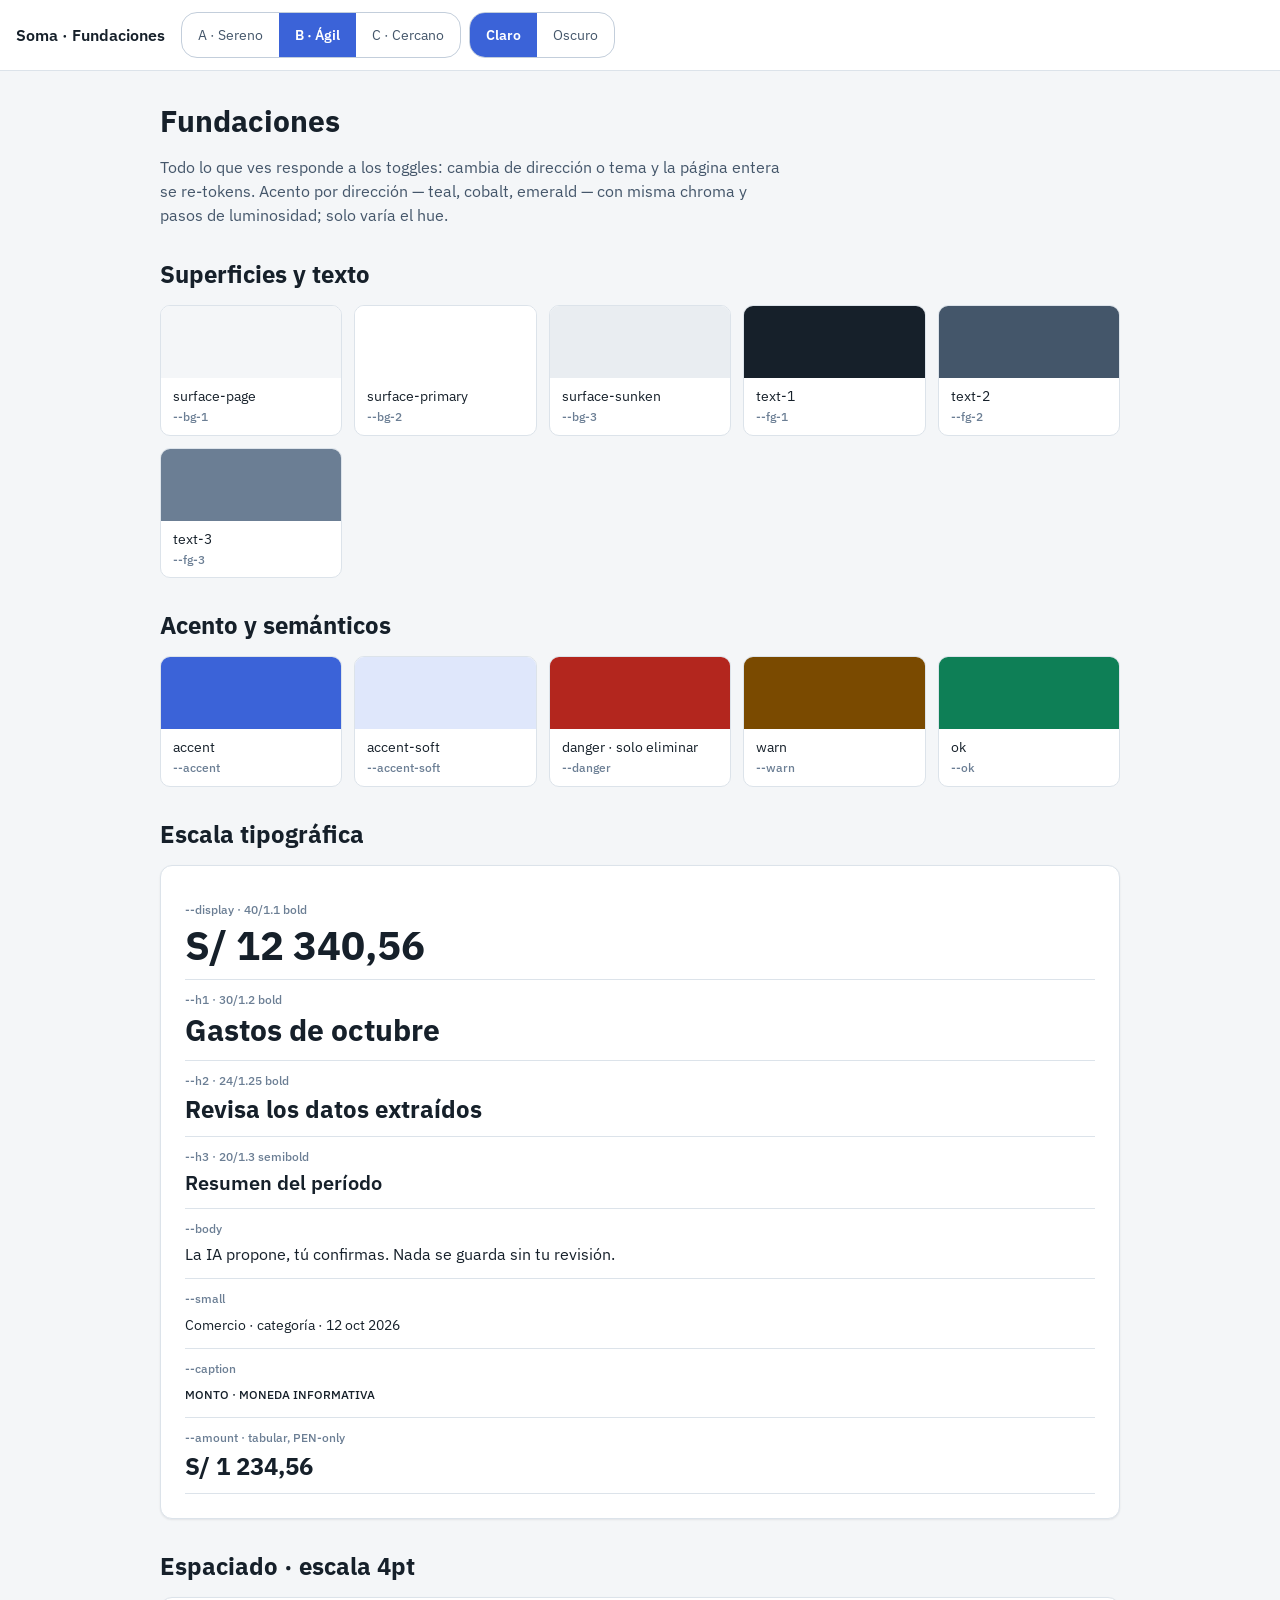
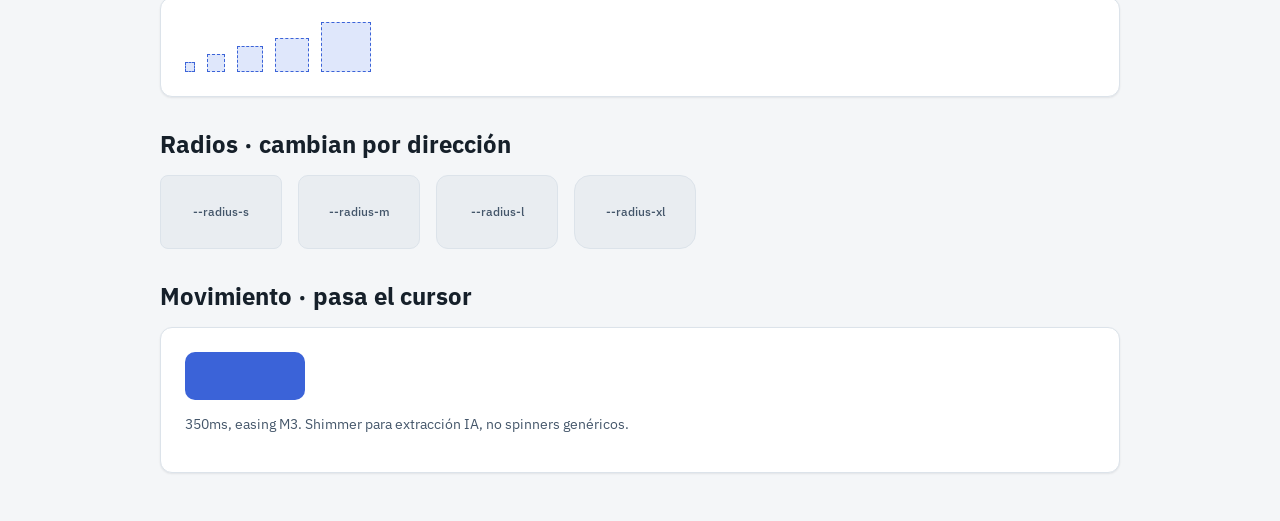
<file: opendesign/design-systems/soma/ui-kit-soma/foundations.html>
<!DOCTYPE html>
<html lang="es" data-direction="b" data-theme="light">
<head>
  <meta charset="UTF-8" />
  <meta name="viewport" content="width=device-width, initial-scale=1.0" />
  <title>Soma · Fundaciones</title>
  <link rel="stylesheet" href="../tokens/colors_and_type.css" />
  <link rel="preconnect" href="https://fonts.googleapis.com" />
  <link rel="preconnect" href="https://fonts.gstatic.com" crossorigin="1" />
  <link href="https://fonts.googleapis.com/css2?family=Public+Sans:wght@400;500;600;700&family=IBM+Plex+Sans:wght@400;500;600;700&family=Nunito+Sans:wght@400;600;700;800&display=swap" rel="stylesheet" />
  <style>
    body { margin: 0; background: var(--surface-page); color: var(--fg-1); font: var(--body); }
    .bar { position: sticky; top: 0; z-index: 10; display: flex; flex-wrap: wrap; gap: var(--sp-2); align-items: center; padding: var(--sp-3) var(--sp-4); background: var(--surface-primary); border-bottom: 1px solid var(--border-subtle); }
    .bar strong { font: var(--body-strong); margin-right: var(--sp-2); }
    .seg { display: flex; border: 1px solid var(--border-strong); border-radius: var(--radius-xl); overflow: hidden; }
    .seg button { font: var(--small); padding: 8px 16px; border: 0; background: transparent; color: var(--fg-2); cursor: pointer; min-height: 44px; }
    .seg button[aria-pressed="true"] { background: var(--accent); color: var(--on-accent); font-weight: 600; }
    main { max-width: 960px; margin: 0 auto; padding: var(--sp-8) var(--sp-4) var(--sp-12); display: grid; gap: var(--sp-8); }
    section { display: grid; gap: var(--sp-4); }
    h1 { font: var(--h1); margin: 0; }
    h2 { font: var(--h2); margin: 0; }
    p.lead { color: var(--fg-2); margin: 0; max-width: 62ch; }
    .grid { display: grid; grid-template-columns: repeat(auto-fill, minmax(180px, 1fr)); gap: var(--sp-3); }
    .swatch { border: 1px solid var(--border-subtle); border-radius: var(--radius-m); overflow: hidden; background: var(--surface-primary); }
    .swatch i { display: block; height: 72px; }
    .swatch div { padding: var(--sp-2) var(--sp-3); font: var(--small); }
    .swatch code { font: var(--caption); color: var(--fg-3); }
    .card { background: var(--surface-primary); border: 1px solid var(--border-subtle); border-radius: var(--radius-l); padding: var(--sp-6); box-shadow: var(--shadow-1); }
    .type-row { border-bottom: 1px solid var(--border-subtle); padding: var(--sp-3) 0; }
    .type-row small { display: block; font: var(--caption); color: var(--fg-3); margin-bottom: var(--sp-1); }
    .amount { font: var(--amount); font-variant-numeric: tabular-nums; }
    .spacer-row { display: flex; align-items: flex-end; gap: var(--sp-3); }
    .spacer-row i { display: block; background: var(--accent-soft); border: 1px dashed var(--accent); }
    .radius-row { display: flex; gap: var(--sp-4); flex-wrap: wrap; }
    .radius-row div { width: 120px; height: 72px; background: var(--surface-sunken); border: 1px solid var(--border-subtle); display: grid; place-items: center; font: var(--caption); color: var(--fg-2); }
    .motion-demo { width: 120px; height: 48px; border-radius: var(--radius-m); background: var(--accent); transition: transform var(--dur-slow) var(--ease); }
    .motion-demo:hover { transform: translateX(120px); }
  </style>
</head>
<body>
  <div class="bar">
    <strong>Soma · Fundaciones</strong>
    <div class="seg" role="group" aria-label="Dirección">
      <button type="button" data-dir="a" aria-pressed="false">A · Sereno</button>
      <button type="button" data-dir="b" aria-pressed="true">B · Ágil</button>
      <button type="button" data-dir="c" aria-pressed="false">C · Cercano</button>
    </div>
    <div class="seg" role="group" aria-label="Tema">
      <button type="button" data-theme-btn="light" aria-pressed="true">Claro</button>
      <button type="button" data-theme-btn="dark" aria-pressed="false">Oscuro</button>
    </div>
  </div>
  <main>
    <section>
      <h1>Fundaciones</h1>
      <p class="lead">Todo lo que ves responde a los toggles: cambia de dirección o tema y la página entera se re-tokens. Acento por dirección — teal, cobalt, emerald — con misma chroma y pasos de luminosidad; solo varía el hue.</p>
    </section>
    <section>
      <h2>Superficies y texto</h2>
      <div class="grid">
        <div class="swatch"><i style="background: var(--bg-1);"></i><div>surface-page<br /><code>--bg-1</code></div></div>
        <div class="swatch"><i style="background: var(--bg-2);"></i><div>surface-primary<br /><code>--bg-2</code></div></div>
        <div class="swatch"><i style="background: var(--bg-3);"></i><div>surface-sunken<br /><code>--bg-3</code></div></div>
        <div class="swatch"><i style="background: var(--fg-1);"></i><div>text-1<br /><code>--fg-1</code></div></div>
        <div class="swatch"><i style="background: var(--fg-2);"></i><div>text-2<br /><code>--fg-2</code></div></div>
        <div class="swatch"><i style="background: var(--fg-3);"></i><div>text-3<br /><code>--fg-3</code></div></div>
      </div>
    </section>
    <section>
      <h2>Acento y semánticos</h2>
      <div class="grid">
        <div class="swatch"><i style="background: var(--accent);"></i><div>accent<br /><code>--accent</code></div></div>
        <div class="swatch"><i style="background: var(--accent-soft);"></i><div>accent-soft<br /><code>--accent-soft</code></div></div>
        <div class="swatch"><i style="background: var(--danger);"></i><div>danger · solo eliminar<br /><code>--danger</code></div></div>
        <div class="swatch"><i style="background: var(--warn);"></i><div>warn<br /><code>--warn</code></div></div>
        <div class="swatch"><i style="background: var(--ok);"></i><div>ok<br /><code>--ok</code></div></div>
      </div>
    </section>
    <section>
      <h2>Escala tipográfica</h2>
      <div class="card">
        <div class="type-row"><small>--display · 40/1.1 bold</small><span style="font: var(--display);">S/ 12 340,56</span></div>
        <div class="type-row"><small>--h1 · 30/1.2 bold</small><span style="font: var(--h1);">Gastos de octubre</span></div>
        <div class="type-row"><small>--h2 · 24/1.25 bold</small><span style="font: var(--h2);">Revisa los datos extraídos</span></div>
        <div class="type-row"><small>--h3 · 20/1.3 semibold</small><span style="font: var(--h3);">Resumen del período</span></div>
        <div class="type-row"><small>--body</small><span style="font: var(--body);">La IA propone, tú confirmas. Nada se guarda sin tu revisión.</span></div>
        <div class="type-row"><small>--small</small><span style="font: var(--small);">Comercio · categoría · 12 oct 2026</span></div>
        <div class="type-row"><small>--caption</small><span style="font: var(--caption);">MONTO · MONEDA INFORMATIVA</span></div>
        <div class="type-row"><small>--amount · tabular, PEN-only</small><span class="amount">S/ 1 234,56</span></div>
      </div>
    </section>
    <section>
      <h2>Espaciado · escala 4pt</h2>
      <div class="card spacer-row">
        <i style="width: var(--sp-2); height: var(--sp-2);"></i>
        <i style="width: var(--sp-4); height: var(--sp-4);"></i>
        <i style="width: var(--sp-6); height: var(--sp-6);"></i>
        <i style="width: var(--sp-8); height: var(--sp-8);"></i>
        <i style="width: var(--sp-12); height: var(--sp-12);"></i>
      </div>
    </section>
    <section>
      <h2>Radios · cambian por dirección</h2>
      <div class="radius-row">
        <div style="border-radius: var(--radius-s);">--radius-s</div>
        <div style="border-radius: var(--radius-m);">--radius-m</div>
        <div style="border-radius: var(--radius-l);">--radius-l</div>
        <div style="border-radius: var(--radius-xl);">--radius-xl</div>
      </div>
    </section>
    <section>
      <h2>Movimiento · pasa el cursor</h2>
      <div class="card"><div class="motion-demo"></div><p style="font: var(--small); color: var(--fg-2);">350ms, easing M3. Shimmer para extracción IA, no spinners genéricos.</p></div>
    </section>
  </main>
  <script>
    var root = document.documentElement;
    document.querySelectorAll("[data-dir]").forEach(function (b) {
      b.addEventListener("click", function () {
        root.setAttribute("data-direction", b.getAttribute("data-dir"));
        document.querySelectorAll("[data-dir]").forEach(function (x) { x.setAttribute("aria-pressed", x === b ? "true" : "false"); });
      });
    });
    document.querySelectorAll("[data-theme-btn]").forEach(function (b) {
      b.addEventListener("click", function () {
        root.setAttribute("data-theme", b.getAttribute("data-theme-btn"));
        document.querySelectorAll("[data-theme-btn]").forEach(function (x) { x.setAttribute("aria-pressed", x === b ? "true" : "false"); });
      });
    });
  </script>
</body>
</html>
</file>
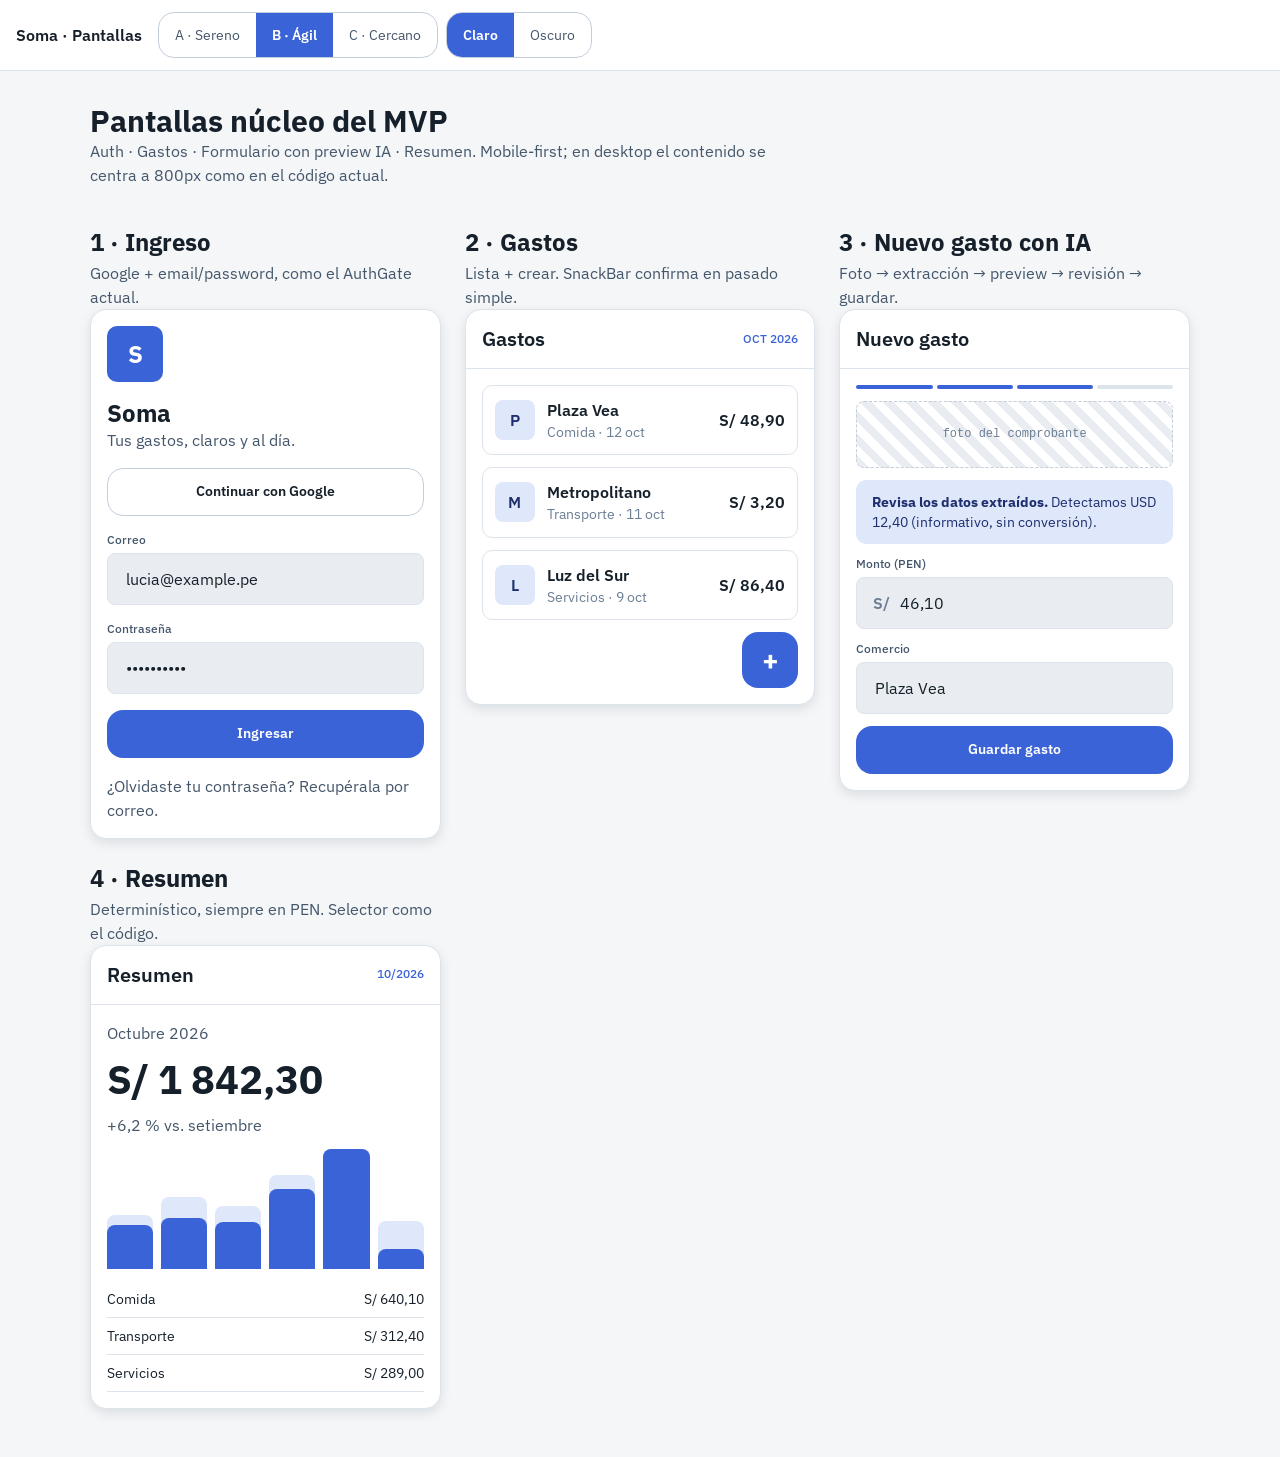
<file: opendesign/design-systems/soma/ui-kit-soma/screens.html>
<!DOCTYPE html>
<html lang="es" data-direction="b" data-theme="light">
<head>
  <meta charset="UTF-8" />
  <meta name="viewport" content="width=device-width, initial-scale=1.0" />
  <title>Soma · Pantallas</title>
  <link rel="stylesheet" href="../tokens/colors_and_type.css" />
  <link rel="preconnect" href="https://fonts.googleapis.com" />
  <link rel="preconnect" href="https://fonts.gstatic.com" crossorigin="1" />
  <link href="https://fonts.googleapis.com/css2?family=Public+Sans:wght@400;500;600;700&family=IBM+Plex+Sans:wght@400;500;600;700&family=Nunito+Sans:wght@400;600;700;800&display=swap" rel="stylesheet" />
  <style>
    body { margin: 0; background: var(--surface-page); color: var(--fg-1); font: var(--body); }
    .bar { position: sticky; top: 0; z-index: 10; display: flex; flex-wrap: wrap; gap: var(--sp-2); align-items: center; padding: var(--sp-3) var(--sp-4); background: var(--surface-primary); border-bottom: 1px solid var(--border-subtle); }
    .bar strong { font: var(--body-strong); margin-right: var(--sp-2); }
    .seg { display: flex; border: 1px solid var(--border-strong); border-radius: var(--radius-xl); overflow: hidden; }
    .seg button { font: var(--small); padding: 8px 16px; border: 0; background: transparent; color: var(--fg-2); cursor: pointer; min-height: 44px; }
    .seg button[aria-pressed="true"] { background: var(--accent); color: var(--on-accent); font-weight: 600; }
    main { max-width: 1100px; margin: 0 auto; padding: var(--sp-8) var(--sp-4) var(--sp-12); display: grid; gap: var(--sp-10); }
    h1 { font: var(--h1); margin: 0; }
    h2 { font: var(--h2); margin: 0 0 var(--sp-1); }
    p.lead, p.sub { color: var(--fg-2); margin: 0; max-width: 68ch; }
    .shots { display: grid; grid-template-columns: repeat(auto-fit, minmax(300px, 1fr)); gap: var(--sp-6); align-items: start; }
    .phone { background: var(--surface-primary); border: 1px solid var(--border-subtle); border-radius: var(--radius-xl); box-shadow: var(--shadow-2); overflow: hidden; max-width: 400px; }
    .appbar { padding: var(--sp-4); border-bottom: 1px solid var(--border-subtle); font: var(--h3); display: flex; justify-content: space-between; align-items: center; }
    .appbar small { font: var(--caption); color: var(--accent); }
    .pbody { padding: var(--sp-4); display: grid; gap: var(--sp-3); }
    .logo { width: 56px; height: 56px; border-radius: var(--radius-m); background: var(--accent); color: var(--on-accent); display: grid; place-items: center; font: 700 24px/1 var(--font); }
    .btn { font: 600 14px/1.4 var(--font); padding: 12px 24px; border-radius: var(--radius-xl); border: 1px solid transparent; cursor: pointer; min-height: 48px; width: 100%; }
    .btn-filled { background: var(--accent); color: var(--on-accent); }
    .btn-outline { background: transparent; color: var(--fg-1); border-color: var(--border-strong); }
    .field .box { display: flex; align-items: center; gap: var(--sp-2); background: var(--surface-sunken); border: 1px solid var(--border-subtle); border-radius: var(--radius-s); padding: 12px var(--sp-4); }
    .field span.lab { font: var(--caption); color: var(--fg-2); display: block; margin-bottom: var(--sp-1); }
    .field input { font: var(--body); background: transparent; border: 0; outline: 0; width: 100%; color: var(--fg-1); }
    .amount-big { font: var(--amount); font-variant-numeric: tabular-nums; }
    .expense { display: flex; gap: var(--sp-3); align-items: center; border: 1px solid var(--border-subtle); border-radius: var(--radius-m); padding: var(--sp-3); }
    .avatar { width: 40px; height: 40px; border-radius: var(--radius-s); background: var(--accent-soft); color: var(--accent-ink); display: grid; place-items: center; font: var(--body-strong); flex: none; }
    .expense .meta { flex: 1; display: grid; }
    .expense .meta b { font: var(--body-strong); }
    .expense .meta span { font: var(--small); color: var(--fg-3); }
    .expense .m { font: var(--body-strong); font-variant-numeric: tabular-nums; }
    .fab { width: 56px; height: 56px; border-radius: var(--radius-xl); background: var(--accent); color: var(--on-accent); border: 0; font: 700 28px/1 var(--font); cursor: pointer; justify-self: end; }
    .ai { background: var(--accent-soft); border-radius: var(--radius-m); padding: var(--sp-3) var(--sp-4); display: grid; gap: var(--sp-1); }
    .ai p { margin: 0; font: var(--small); color: var(--accent-ink); }
    .steps { display: flex; gap: var(--sp-1); }
    .steps i { flex: 1; height: 4px; border-radius: 2px; background: var(--border-subtle); }
    .steps i.done { background: var(--accent); }
    .total { font: var(--display); font-variant-numeric: tabular-nums; margin: 0; }
    .bars { display: flex; gap: var(--sp-2); align-items: flex-end; height: 120px; }
    .bars i { flex: 1; background: var(--accent-soft); border-radius: var(--radius-s) var(--radius-s) 0 0; position: relative; }
    .bars i b { position: absolute; bottom: 0; left: 0; right: 0; background: var(--accent); border-radius: var(--radius-s) var(--radius-s) 0 0; }
    .cat-row { display: flex; justify-content: space-between; font: var(--small); padding: var(--sp-2) 0; border-bottom: 1px solid var(--border-subtle); }
    .placeholder-img { border: 1px dashed var(--border-strong); background: repeating-linear-gradient(45deg, var(--surface-sunken), var(--surface-sunken) 8px, transparent 8px, transparent 16px); border-radius: var(--radius-s); padding: var(--sp-6); text-align: center; font: 500 12px/1.4 monospace; color: var(--fg-3); }
  </style>
</head>
<body>
  <div class="bar">
    <strong>Soma · Pantallas</strong>
    <div class="seg" role="group" aria-label="Dirección">
      <button type="button" data-dir="a" aria-pressed="false">A · Sereno</button>
      <button type="button" data-dir="b" aria-pressed="true">B · Ágil</button>
      <button type="button" data-dir="c" aria-pressed="false">C · Cercano</button>
    </div>
    <div class="seg" role="group" aria-label="Tema">
      <button type="button" data-theme-btn="light" aria-pressed="true">Claro</button>
      <button type="button" data-theme-btn="dark" aria-pressed="false">Oscuro</button>
    </div>
  </div>
  <main>
    <div>
      <h1>Pantallas núcleo del MVP</h1>
      <p class="lead">Auth · Gastos · Formulario con preview IA · Resumen. Mobile-first; en desktop el contenido se centra a 800px como en el código actual.</p>
    </div>
    <div class="shots">
      <section>
        <h2>1 · Ingreso</h2>
        <p class="sub">Google + email/password, como el AuthGate actual.</p>
        <div class="phone"><div class="pbody" style="gap: var(--sp-4);">
          <div class="logo">S</div>
          <div><div style="font: var(--h2);">Soma</div><p class="sub">Tus gastos, claros y al día.</p></div>
          <button class="btn btn-outline" type="button">Continuar con Google</button>
          <div class="field"><span class="lab">Correo</span><span class="box"><input value="lucia@example.pe" aria-label="Correo" /></span></div>
          <div class="field"><span class="lab">Contraseña</span><span class="box"><input type="password" value="••••••••••" aria-label="Contraseña" /></span></div>
          <button class="btn btn-filled" type="button">Ingresar</button>
          <p class="sub">¿Olvidaste tu contraseña? Recupérala por correo.</p>
        </div></div>
      </section>
      <section>
        <h2>2 · Gastos</h2>
        <p class="sub">Lista + crear. SnackBar confirma en pasado simple.</p>
        <div class="phone">
          <div class="appbar">Gastos <small>OCT 2026</small></div>
          <div class="pbody">
            <div class="expense"><span class="avatar">P</span><span class="meta"><b>Plaza Vea</b><span>Comida · 12 oct</span></span><span class="m">S/ 48,90</span></div>
            <div class="expense"><span class="avatar">M</span><span class="meta"><b>Metropolitano</b><span>Transporte · 11 oct</span></span><span class="m">S/ 3,20</span></div>
            <div class="expense"><span class="avatar">L</span><span class="meta"><b>Luz del Sur</b><span>Servicios · 9 oct</span></span><span class="m">S/ 86,40</span></div>
            <button class="fab" type="button" aria-label="Nuevo gasto">+</button>
          </div>
        </div>
      </section>
      <section>
        <h2>3 · Nuevo gasto con IA</h2>
        <p class="sub">Foto → extracción → preview → revisión → guardar.</p>
        <div class="phone">
          <div class="appbar">Nuevo gasto</div>
          <div class="pbody">
            <div class="steps" aria-hidden="true"><i class="done"></i><i class="done"></i><i class="done"></i><i></i></div>
            <div class="placeholder-img">foto del comprobante</div>
            <div class="ai"><p><strong>Revisa los datos extraídos.</strong> Detectamos USD 12,40 (informativo, sin conversión).</p></div>
            <div class="field"><span class="lab">Monto (PEN)</span><span class="box"><span style="font: var(--body-strong); color: var(--fg-3);">S/</span><input class="amount-big" value="46,10" aria-label="Monto en soles" /></span></div>
            <div class="field"><span class="lab">Comercio</span><span class="box"><input value="Plaza Vea" aria-label="Comercio" /></span></div>
            <button class="btn btn-filled" type="button">Guardar gasto</button>
          </div>
        </div>
      </section>
      <section>
        <h2>4 · Resumen</h2>
        <p class="sub">Determinístico, siempre en PEN. Selector como el código.</p>
        <div class="phone">
          <div class="appbar">Resumen <small>10/2026</small></div>
          <div class="pbody">
            <p class="sub">Octubre 2026</p>
            <p class="total">S/ 1 842,30</p>
            <p class="sub">+6,2 % vs. setiembre</p>
            <div class="bars" aria-hidden="true">
              <i style="height: 45%;"><b style="height: 80%;"></b></i>
              <i style="height: 60%;"><b style="height: 70%;"></b></i>
              <i style="height: 52%;"><b style="height: 75%;"></b></i>
              <i style="height: 78%;"><b style="height: 85%;"></b></i>
              <i style="height: 100%;"><b style="height: 100%;"></b></i>
              <i style="height: 40%;"><b style="height: 40%;"></b></i>
            </div>
            <div>
              <div class="cat-row"><span>Comida</span><span>S/ 640,10</span></div>
              <div class="cat-row"><span>Transporte</span><span>S/ 312,40</span></div>
              <div class="cat-row"><span>Servicios</span><span>S/ 289,00</span></div>
            </div>
          </div>
        </div>
      </section>
    </div>
  </main>
  <script>
    var root = document.documentElement;
    document.querySelectorAll("[data-dir]").forEach(function (b) {
      b.addEventListener("click", function () {
        root.setAttribute("data-direction", b.getAttribute("data-dir"));
        document.querySelectorAll("[data-dir]").forEach(function (x) { x.setAttribute("aria-pressed", x === b ? "true" : "false"); });
      });
    });
    document.querySelectorAll("[data-theme-btn]").forEach(function (b) {
      b.addEventListener("click", function () {
        root.setAttribute("data-theme", b.getAttribute("data-theme-btn"));
        document.querySelectorAll("[data-theme-btn]").forEach(function (x) { x.setAttribute("aria-pressed", x === b ? "true" : "false"); });
      });
    });
  </script>
</body>
</html>
</file>
<file: opendesign/design-systems/soma/tokens/colors_and_type.css>
/* ==========================================================================
   SOMA — tokens/colors_and_type.css
   Canonical design tokens. Direction B ("Ágil") is canonical.
   Directions A ("Sereno") and C ("Cercano") are archived explorations:
   pick one before this system is considered canonical.
   Scope with: <html data-direction="a|b|c" data-theme="light|dark">
   Accent ramps share chroma (C~=0.12) and lightness steps; only hue varies.
   All money is PEN-only (ADR-005): S/ 1 234,56 — never convert, never FX.
   ========================================================================== */

/* ---- Raw: cool-slate neutrals (shared by all directions) ---------------- */
:root {
  --slate-50:  #f4f6f8;
  --slate-100: #e9edf1;
  --slate-200: #dce3ea;
  --slate-300: #c3cedb;
  --slate-400: #9db0c4;
  --slate-500: #6b7e94;
  --slate-600: #44566a;
  --slate-700: #2c3a49;
  --slate-800: #1a2530;
  --slate-900: #111922;
  --slate-950: #0d1319;

  /* Raw accents: light variant / dark variant (dark is lifted for contrast) */
  --teal-light: #0b6e6d;  /* oklch(0.55 0.12 195) */
  --teal-dark:  #5bc4c0;  /* oklch(0.78 0.12 195) */
  --teal-ink:   #073f3e;

  --cobalt-light: #3b63d8; /* oklch(0.55 0.12 265) */
  --cobalt-dark:  #9db4f5; /* oklch(0.78 0.12 265) */
  --cobalt-ink:   #1d2f6e;

  --emerald-light: #0e7f56; /* oklch(0.55 0.12 165) */
  --emerald-dark:  #5fce9f; /* oklch(0.78 0.12 165) */
  --emerald-ink:   #063f2b;

  --danger-light: #b3261e;
  --danger-dark:  #f2b8b5;
  --warn-light:   #7a4a00;
  --warn-dark:    #ffcf6e;
  --ok-light:     #0e7f56;
  --ok-dark:      #5fce9f;

  /* Category hues, Decidida (v1, 2026-10-01). Shared chroma/lightness,
     hue only varies. Flutter mirror: category_colors.dart. */
  --cat-h-0: 265; --cat-h-1: 195; --cat-h-2: 165; --cat-h-3: 45;
  --cat-h-4: 15;  --cat-h-5: 310; --cat-h-6: 105; --cat-h-7: 335;

  /* Raw type */
  --font-a: "Public Sans", system-ui, -apple-system, "Segoe UI", sans-serif;
  --font-b: "IBM Plex Sans", system-ui, -apple-system, "Segoe UI", sans-serif;
  --font-c: "Nunito Sans", system-ui, -apple-system, "Segoe UI", sans-serif;

  /* Type steps (px / line-height) */
  --fs-display: 40px; --lh-display: 1.1;
  --fs-h1: 30px;      --lh-h1: 1.2;
  --fs-h2: 24px;      --lh-h2: 1.25;
  --fs-h3: 20px;      --lh-h3: 1.3;
  --fs-body: 16px;    --lh-body: 1.5;
  --fs-small: 14px;   --lh-small: 1.45;
  --fs-caption: 12px; --lh-caption: 1.4;

  /* Spacing: 4pt scale */
  --sp-1: 4px; --sp-2: 8px; --sp-3: 12px; --sp-4: 16px;
  --sp-5: 20px; --sp-6: 24px; --sp-8: 32px; --sp-10: 40px; --sp-12: 48px;

  /* Motion (Material easing) */
  --ease: cubic-bezier(0.2, 0, 0, 1);
  --dur-fast: 150ms; --dur-med: 250ms; --dur-slow: 350ms;

  --shadow-1: 0 1px 2px rgb(13 19 25 / 0.08);
  --shadow-2: 0 4px 12px rgb(13 19 25 / 0.10);
  --shadow-3: 0 12px 32px rgb(13 19 25 / 0.16);
}

/* ---- Direction + theme defaults ---------------------------------------- */
:root,
:root[data-direction="b"][data-theme="light"] {
  --font: var(--font-b);
  --radius-s: 8px; --radius-m: 10px; --radius-l: 12px; --radius-xl: 16px;
  --bg-1: var(--slate-50); --bg-2: #ffffff; --bg-3: var(--slate-100);
  --fg-1: #16202a; --fg-2: var(--slate-600); --fg-3: var(--slate-500);
  --border-subtle: var(--slate-200); --border-strong: var(--slate-300);
  --accent: var(--cobalt-light); --on-accent: #ffffff;
  --accent-soft: #dfe7fb; --accent-ink: var(--cobalt-ink);
  --danger: var(--danger-light); --warn: var(--warn-light); --ok: var(--ok-light);
}
:root[data-direction="a"][data-theme="light"],
:root[data-direction="a"]:not([data-theme="dark"]) {
  --font: var(--font-a);
  --radius-s: 12px; --radius-m: 16px; --radius-l: 20px; --radius-xl: 28px;
  --bg-1: var(--slate-50); --bg-2: #ffffff; --bg-3: var(--slate-100);
  --fg-1: #16202a; --fg-2: var(--slate-600); --fg-3: var(--slate-500);
  --border-subtle: var(--slate-200); --border-strong: var(--slate-300);
  --accent: var(--teal-light); --on-accent: #ffffff;
  --accent-soft: #d9efee; --accent-ink: var(--teal-ink);
  --danger: var(--danger-light); --warn: var(--warn-light); --ok: var(--ok-light);
}
:root[data-direction="a"][data-theme="dark"] {
  --font: var(--font-a);
  --radius-s: 12px; --radius-m: 16px; --radius-l: 20px; --radius-xl: 28px;
  --bg-1: var(--slate-950); --bg-2: #141c25; --bg-3: #1c2632;
  --fg-1: #e8eef4; --fg-2: #b4c2d2; --fg-3: #8496ab;
  --border-subtle: #263241; --border-strong: #35465a;
  --accent: var(--teal-dark); --on-accent: #062a29;
  --accent-soft: #123836; --accent-ink: #bfe9e7;
  --danger: var(--danger-dark); --warn: var(--warn-dark); --ok: var(--ok-dark);
}

:root[data-direction="b"][data-theme="dark"] {
  --font: var(--font-b);
  --radius-s: 8px; --radius-m: 10px; --radius-l: 12px; --radius-xl: 16px;
  --bg-1: var(--slate-950); --bg-2: #141c25; --bg-3: #1c2632;
  --fg-1: #e8eef4; --fg-2: #b4c2d2; --fg-3: #8496ab;
  --border-subtle: #263241; --border-strong: #35465a;
  --accent: var(--cobalt-dark); --on-accent: #131f4d;
  --accent-soft: #1e2c5c; --accent-ink: #cfdbfa;
  --danger: var(--danger-dark); --warn: var(--warn-dark); --ok: var(--ok-dark);
}

:root[data-direction="c"][data-theme="light"],
:root[data-direction="c"]:not([data-theme="dark"]) {
  --font: var(--font-c);
  --radius-s: 14px; --radius-m: 18px; --radius-l: 24px; --radius-xl: 999px;
  --bg-1: var(--slate-50); --bg-2: #ffffff; --bg-3: var(--slate-100);
  --fg-1: #16202a; --fg-2: var(--slate-600); --fg-3: var(--slate-500);
  --border-subtle: var(--slate-200); --border-strong: var(--slate-300);
  --accent: var(--emerald-light); --on-accent: #ffffff;
  --accent-soft: #d8f0e3; --accent-ink: var(--emerald-ink);
  --danger: var(--danger-light); --warn: var(--warn-light); --ok: var(--ok-light);
}
:root[data-direction="c"][data-theme="dark"] {
  --font: var(--font-c);
  --radius-s: 14px; --radius-m: 18px; --radius-l: 24px; --radius-xl: 999px;
  --bg-1: var(--slate-950); --bg-2: #141c25; --bg-3: #1c2632;
  --fg-1: #e8eef4; --fg-2: #b4c2d2; --fg-3: #8496ab;
  --border-subtle: #263241; --border-strong: #35465a;
  --accent: var(--emerald-dark); --on-accent: #04281a;
  --accent-soft: #0f3826; --accent-ink: #c4ecda;
  --danger: var(--danger-dark); --warn: var(--warn-dark); --ok: var(--ok-dark);
}

/* ---- Semantic type (reference raw steps; never raw hex in components) -- */
:root {
  --display: 700 var(--fs-display) / var(--lh-display) var(--font);
  --h1: 700 var(--fs-h1) / var(--lh-h1) var(--font);
  --h2: 700 var(--fs-h2) / var(--lh-h2) var(--font);
  --h3: 600 var(--fs-h3) / var(--lh-h3) var(--font);
  --body: 400 var(--fs-body) / var(--lh-body) var(--font);
  --body-strong: 600 var(--fs-body) / var(--lh-body) var(--font);
  --small: 400 var(--fs-small) / var(--lh-small) var(--font);
  --caption: 500 var(--fs-caption) / var(--lh-caption) var(--font);
  --amount: 700 var(--fs-h2) / var(--lh-h2) var(--font);
  --surface-primary: var(--bg-2);
  --surface-page: var(--bg-1);
  --surface-sunken: var(--bg-3);
}
</file>
